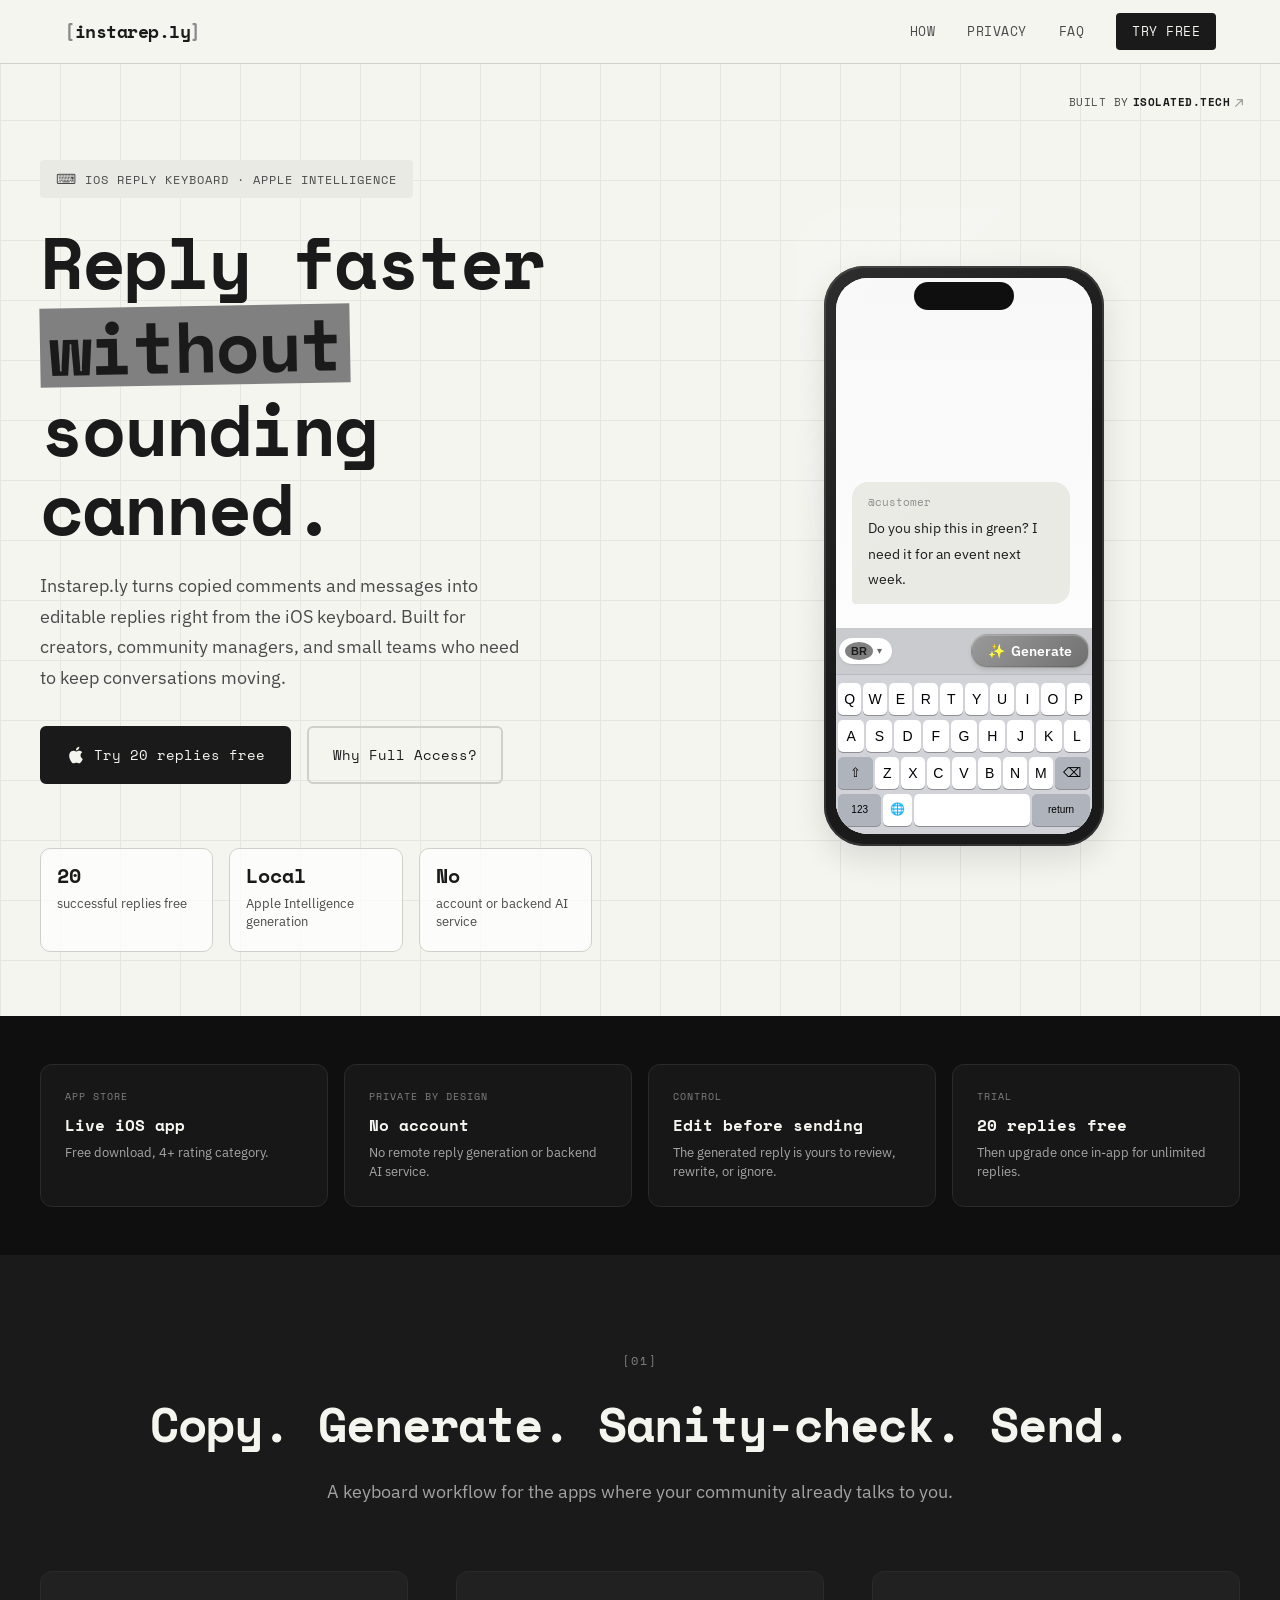
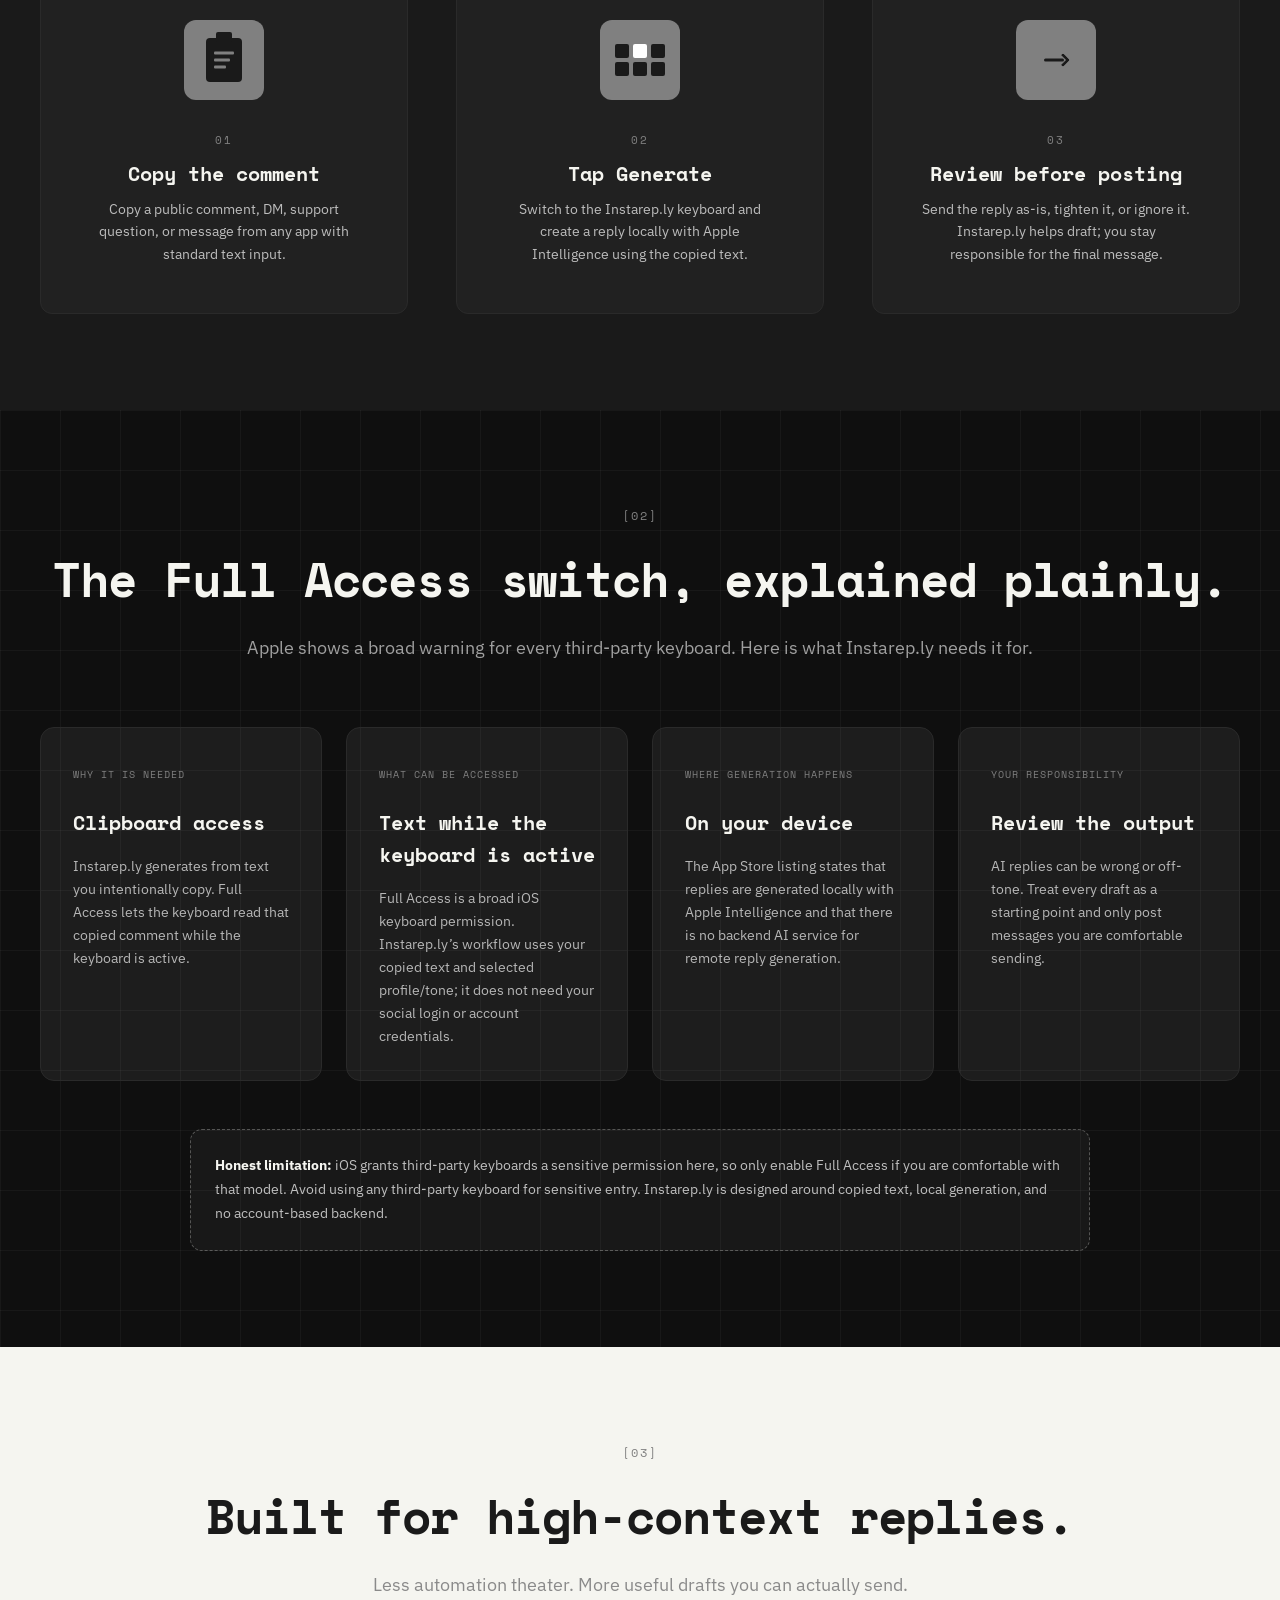
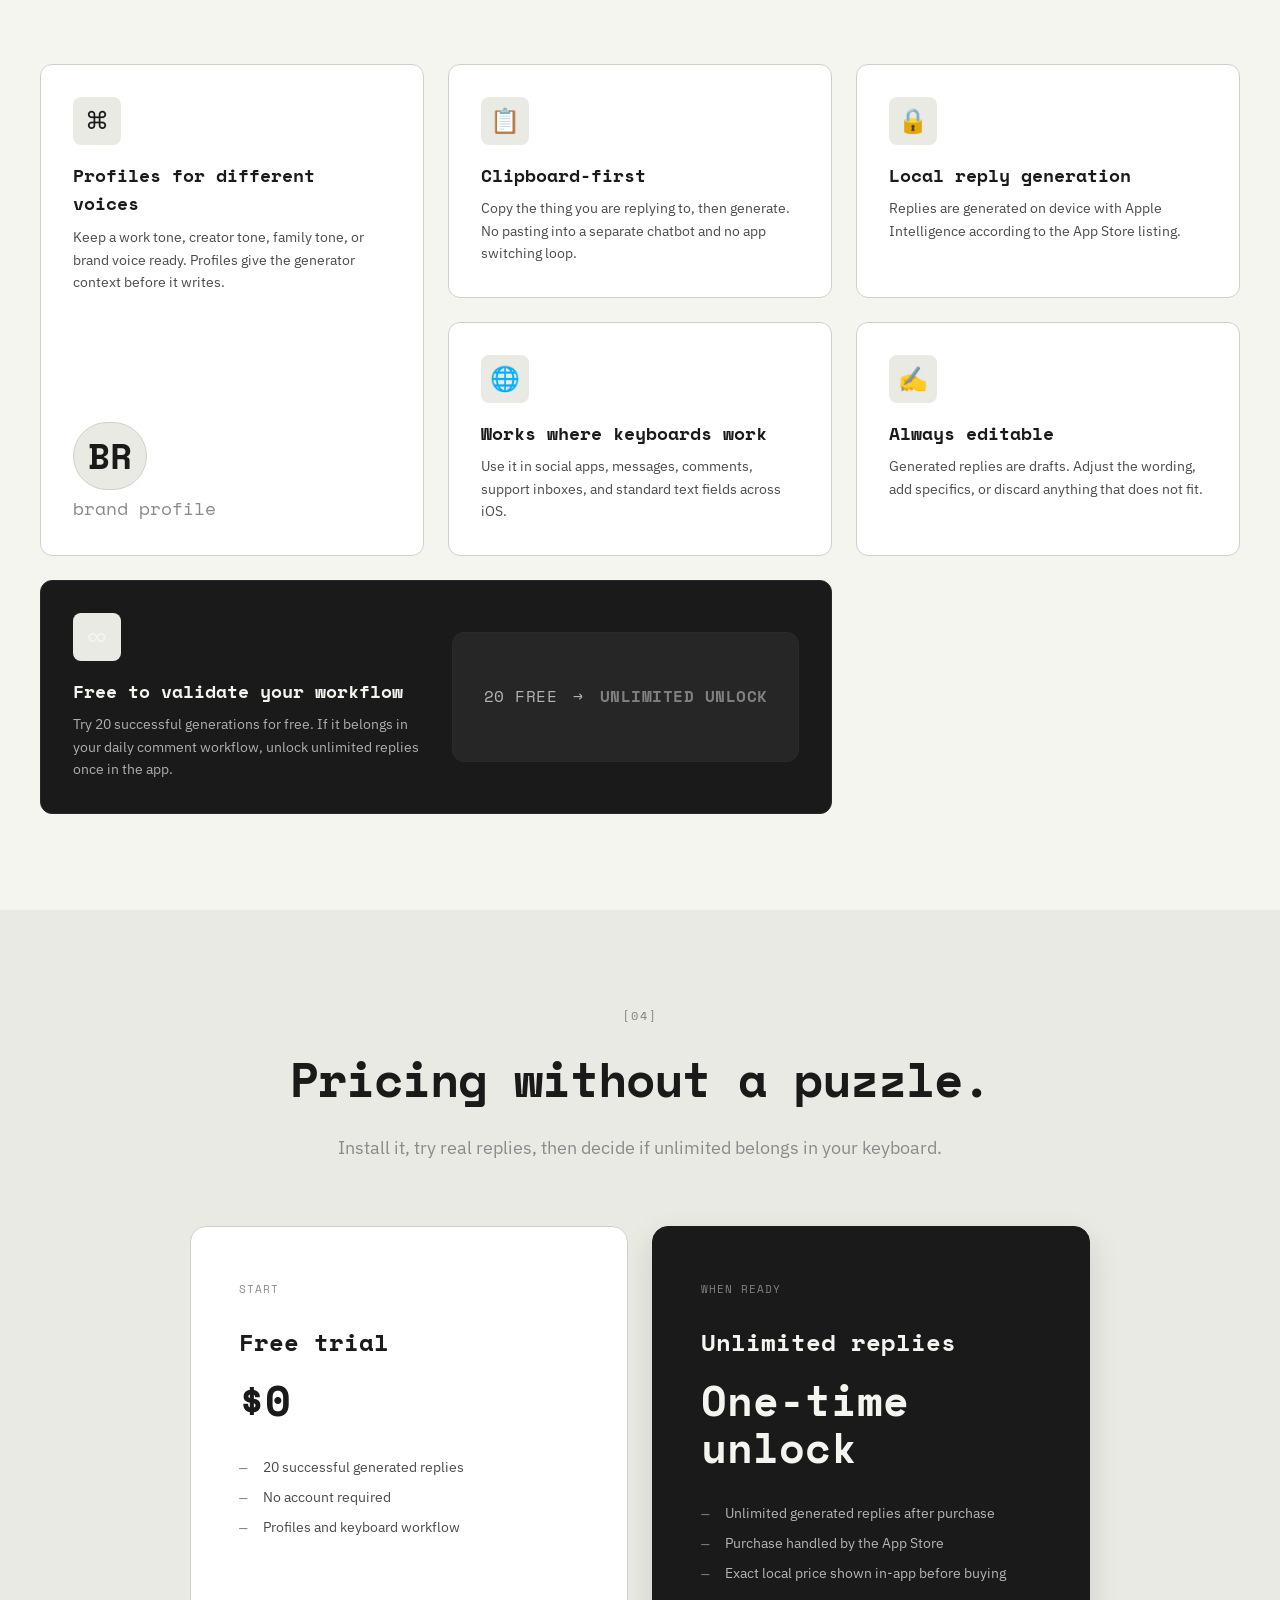
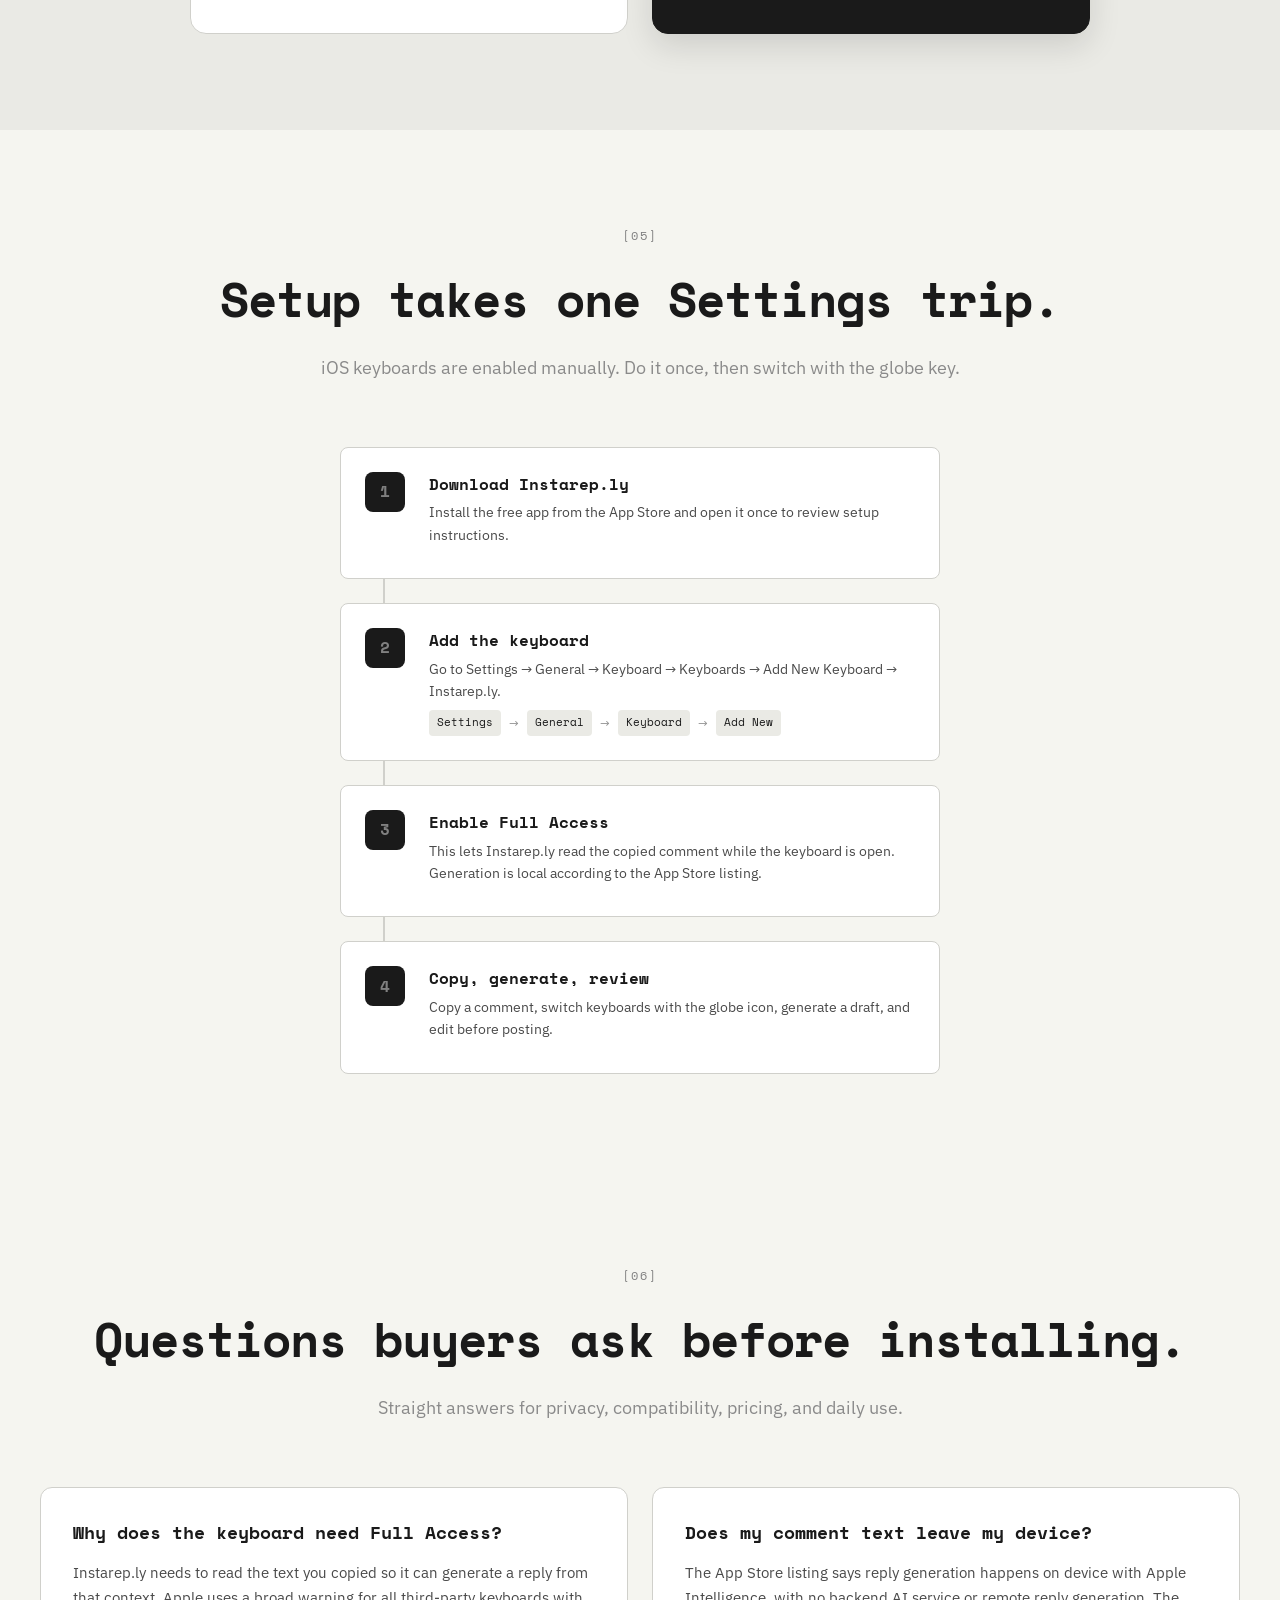
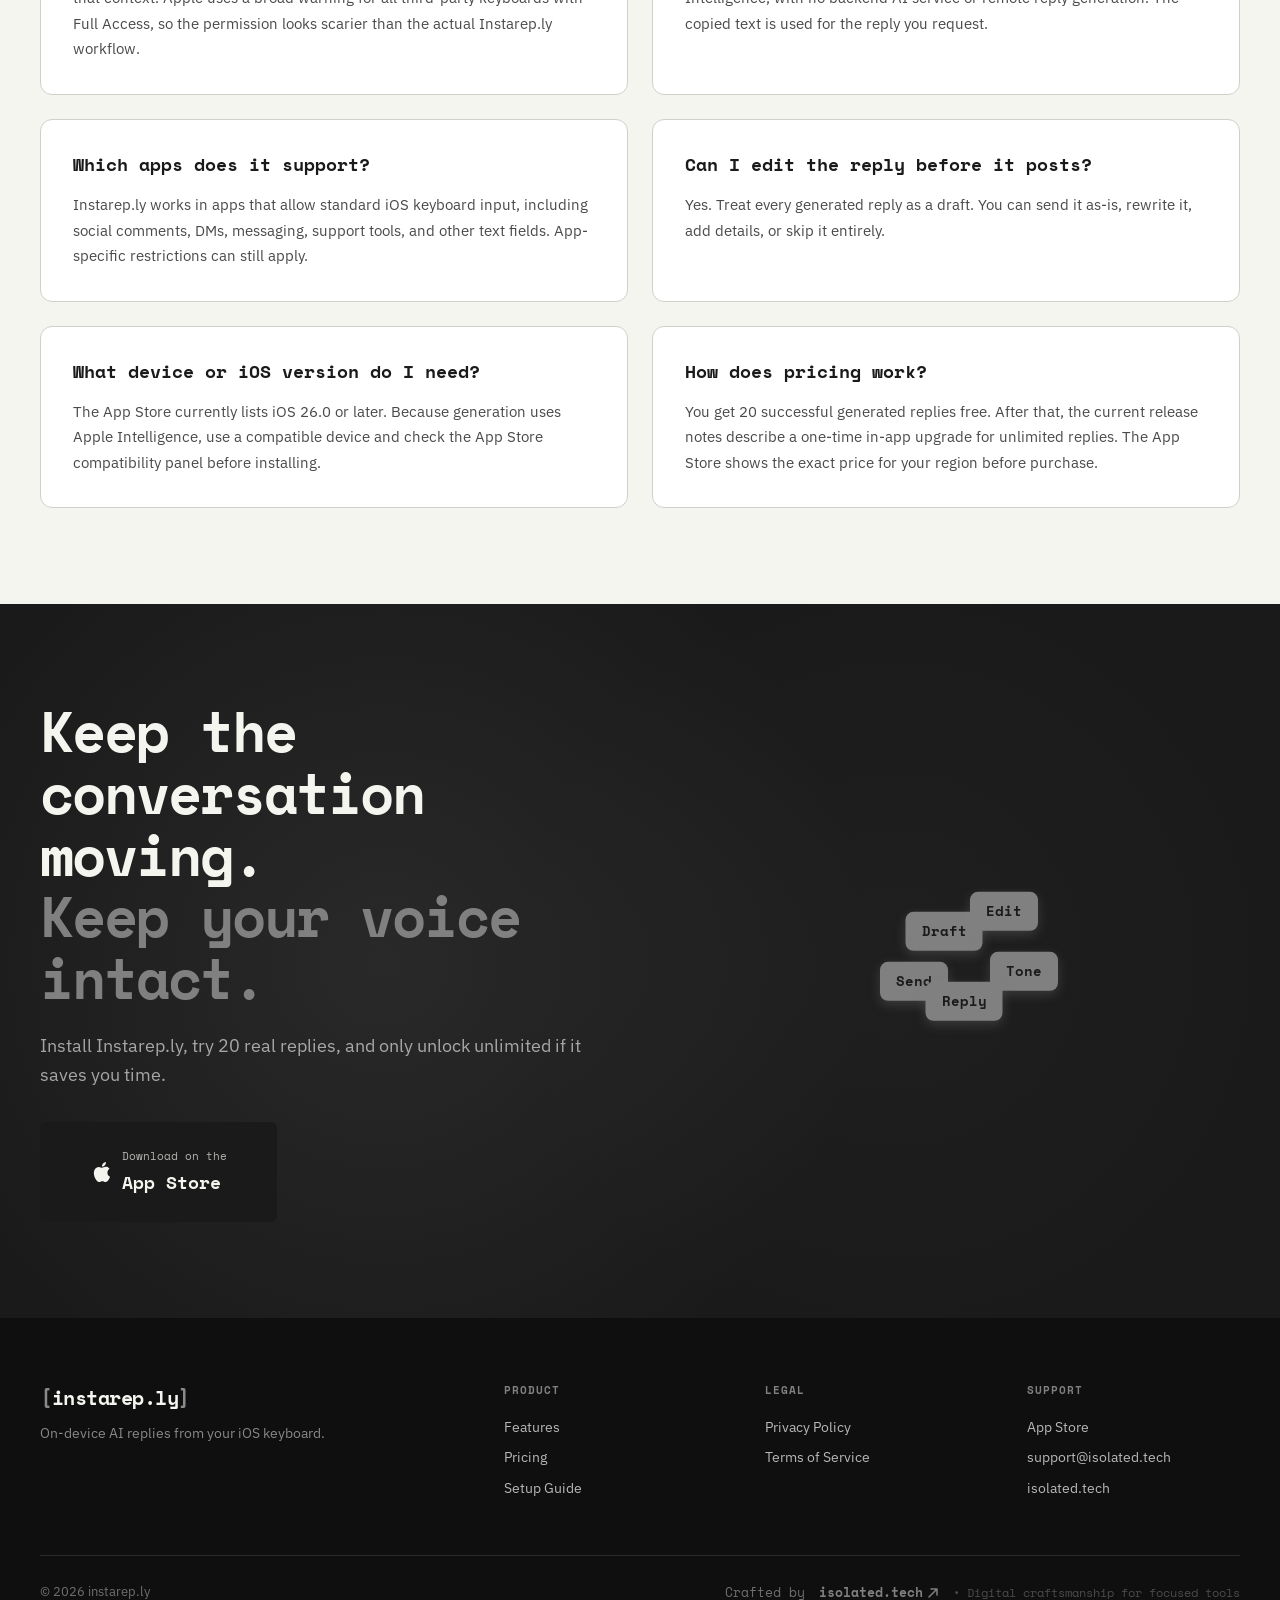
<file: index.html>
<!DOCTYPE html>
<html lang="en">
<head>
    <meta charset="UTF-8">
    <meta name="viewport" content="width=device-width, initial-scale=1.0">
    <title>Instarep.ly — AI Reply Keyboard for Creators</title>
    <meta name="description" content="Instarep.ly is an iOS AI reply keyboard for creators and community managers. Try 20 replies free, generate on device with Apple Intelligence, and edit before sending.">
    <link rel="canonical" href="https://instareply.isolated.tech/">

    <meta property="og:type" content="website">
    <meta property="og:url" content="https://instareply.isolated.tech/">
    <meta property="og:title" content="Instarep.ly — AI Reply Keyboard for Creators">
    <meta property="og:description" content="Copy a comment, open the keyboard, generate a local Apple Intelligence reply, then edit and send. 20 replies free.">
    <meta property="og:image" content="https://instareply.isolated.tech/favicon-192x192.png">
    <meta name="twitter:card" content="summary">
    <meta name="twitter:title" content="Instarep.ly — AI Reply Keyboard for Creators">
    <meta name="twitter:description" content="An iOS keyboard for thoughtful replies in any app. On-device generation, no account, 20 replies free.">
    <meta name="twitter:image" content="https://instareply.isolated.tech/favicon-192x192.png">

    <link rel="icon" href="favicon.ico" sizes="any">
    <link rel="icon" type="image/png" sizes="32x32" href="favicon-32x32.png">
    <link rel="icon" type="image/png" sizes="16x16" href="favicon-16x16.png">
    <link rel="icon" type="image/png" sizes="192x192" href="favicon-192x192.png">
    <link rel="apple-touch-icon" sizes="180x180" href="apple-touch-icon.png">

    <link rel="preconnect" href="https://fonts.googleapis.com">
    <link rel="preconnect" href="https://fonts.gstatic.com" crossorigin>
    <link href="https://fonts.googleapis.com/css2?family=IBM+Plex+Sans:wght@400;500;600;700&family=Space+Mono:wght@400;700&display=swap" rel="stylesheet">

    <link rel="stylesheet" href="/styles.css?v=20260612-2049">

    <script type="application/ld+json">
    {
      "@context": "https://schema.org",
      "@type": "SoftwareApplication",
      "name": "Instarep.ly",
      "applicationCategory": "ProductivityApplication",
      "operatingSystem": "iOS 26.0 or later",
      "url": "https://instareply.isolated.tech/",
      "downloadUrl": "https://apps.apple.com/us/app/instarep-ly/id6754865693",
      "description": "An iOS custom keyboard that generates editable replies from copied comments using on-device Apple Intelligence.",
      "author": {
        "@type": "Person",
        "name": "Cody Russell Bontecou"
      },
      "publisher": {
        "@type": "Organization",
        "name": "isolated.tech",
        "url": "https://isolated.tech"
      },
      "offers": {
        "@type": "Offer",
        "price": "0",
        "priceCurrency": "USD",
        "description": "Free download with 20 successful generated replies; one-time in-app unlock for unlimited replies. Exact price is shown in the App Store."
      }
    }
    </script>
</head>
<body>
    <div class="cursor-glow" id="cursorGlow"></div>

    <nav class="nav" aria-label="Primary navigation">
        <div class="nav-inner">
            <a href="/" class="logo" aria-label="Instarep.ly home">
                <span class="logo-bracket">[</span>instarep.ly<span class="logo-bracket">]</span>
            </a>
            <div class="nav-links">
                <a href="#how-it-works">How</a>
                <a href="#full-access">Privacy</a>
                <a href="#faq">FAQ</a>
                <a href="#download" class="nav-cta">Try free</a>
            </div>
        </div>
    </nav>

    <main>
        <section class="hero">
            <a href="https://isolated.tech" target="_blank" rel="noopener" class="agency-badge">
                <span class="badge-text">Built by</span>
                <span class="badge-name">isolated.tech</span>
                <svg class="badge-arrow" width="10" height="10" viewBox="0 0 12 12" fill="none" aria-hidden="true">
                    <path d="M2 10L10 2M10 2H4M10 2V8" stroke="currentColor" stroke-width="1.5" stroke-linecap="round" stroke-linejoin="round"/>
                </svg>
            </a>

            <div class="hero-grid">
                <div class="hero-content">
                    <div class="hero-tag">
                        <span class="tag-key">⌨</span>
                        <span>iOS reply keyboard · Apple Intelligence</span>
                    </div>
                    <h1 class="hero-title">
                        <span class="title-line">Reply faster</span>
                        <span class="title-line accent">without</span>
                        <span class="title-line">sounding canned.</span>
                    </h1>
                    <p class="hero-subtitle">
                        Instarep.ly turns copied comments and messages into editable replies right from the iOS keyboard. Built for creators, community managers, and small teams who need to keep conversations moving.
                    </p>
                    <div class="hero-actions">
                        <a href="https://apps.apple.com/us/app/instarep-ly/id6754865693" class="btn btn-primary">
                            <span class="btn-icon" aria-hidden="true">
                                <svg width="20" height="20" viewBox="0 0 24 24" fill="currentColor">
                                    <path d="M18.71 19.5c-.83 1.24-1.71 2.45-3.05 2.47-1.34.03-1.77-.79-3.29-.79-1.53 0-2 .77-3.27.82-1.31.05-2.3-1.32-3.14-2.53C4.25 17 2.94 12.45 4.7 9.39c.87-1.52 2.43-2.48 4.12-2.51 1.28-.02 2.5.87 3.29.87.78 0 2.26-1.07 3.81-.91.65.03 2.47.26 3.64 1.98-.09.06-2.17 1.28-2.15 3.81.03 3.02 2.65 4.03 2.68 4.04-.03.07-.42 1.44-1.38 2.83M13 3.5c.73-.83 1.94-1.46 2.94-1.5.13 1.17-.34 2.35-1.04 3.19-.69.85-1.83 1.51-2.95 1.42-.15-1.15.41-2.35 1.05-3.11z"/>
                                </svg>
                            </span>
                            <span>Try 20 replies free</span>
                        </a>
                        <a href="#full-access" class="btn btn-secondary">Why Full Access?</a>
                    </div>
                    <div class="hero-points" aria-label="Product facts">
                        <div class="point">
                            <span class="point-label">20</span>
                            <span class="point-copy">successful replies free</span>
                        </div>
                        <div class="point">
                            <span class="point-label">Local</span>
                            <span class="point-copy">Apple Intelligence generation</span>
                        </div>
                        <div class="point">
                            <span class="point-label">No</span>
                            <span class="point-copy">account or backend AI service</span>
                        </div>
                    </div>
                </div>

                <div class="hero-visual" aria-label="Instarep.ly keyboard preview">
                    <div class="phone-mockup">
                        <div class="phone-frame">
                            <div class="phone-notch"></div>
                            <div class="phone-screen">
                                <div class="app-demo">
                                    <div class="messages-container">
                                        <div class="comment-bubble incoming">
                                            <span class="comment-user">@customer</span>
                                            <span class="comment-text">Do you ship this in green? I need it for an event next week.</span>
                                        </div>
                                    </div>
                                    <div class="keyboard-area">
                                        <div class="keyboard-toolbar">
                                            <button class="profile-selector" type="button">
                                                <span class="profile-avatar">BR</span>
                                                <span class="profile-dropdown">▾</span>
                                            </button>
                                            <button class="generate-btn" type="button">
                                                <span class="generate-icon">✨</span>
                                                <span>Generate</span>
                                            </button>
                                        </div>
                                        <div class="ios-keyboard" aria-hidden="true">
                                            <div class="keyboard-row">
                                                <span class="key">Q</span><span class="key">W</span><span class="key">E</span><span class="key">R</span><span class="key">T</span><span class="key">Y</span><span class="key">U</span><span class="key">I</span><span class="key">O</span><span class="key">P</span>
                                            </div>
                                            <div class="keyboard-row">
                                                <span class="key">A</span><span class="key">S</span><span class="key">D</span><span class="key">F</span><span class="key">G</span><span class="key">H</span><span class="key">J</span><span class="key">K</span><span class="key">L</span>
                                            </div>
                                            <div class="keyboard-row">
                                                <span class="key key-shift">⇧</span><span class="key">Z</span><span class="key">X</span><span class="key">C</span><span class="key">V</span><span class="key">B</span><span class="key">N</span><span class="key">M</span><span class="key key-delete">⌫</span>
                                            </div>
                                            <div class="keyboard-row keyboard-bottom">
                                                <span class="key key-special">123</span><span class="key key-globe">🌐</span><span class="key key-space"></span><span class="key key-return">return</span>
                                            </div>
                                        </div>
                                    </div>
                                </div>
                            </div>
                        </div>
                        <div class="phone-reflection"></div>
                    </div>
                </div>
            </div>
        </section>

        <section class="trust-strip" aria-label="Trust facts">
            <div class="trust-grid">
                <div class="trust-item">
                    <span class="trust-kicker">App Store</span>
                    <strong>Live iOS app</strong>
                    <span>Free download, 4+ rating category.</span>
                </div>
                <div class="trust-item">
                    <span class="trust-kicker">Private by design</span>
                    <strong>No account</strong>
                    <span>No remote reply generation or backend AI service.</span>
                </div>
                <div class="trust-item">
                    <span class="trust-kicker">Control</span>
                    <strong>Edit before sending</strong>
                    <span>The generated reply is yours to review, rewrite, or ignore.</span>
                </div>
                <div class="trust-item">
                    <span class="trust-kicker">Trial</span>
                    <strong>20 replies free</strong>
                    <span>Then upgrade once in-app for unlimited replies.</span>
                </div>
            </div>
        </section>

        <section class="how-it-works" id="how-it-works">
            <div class="section-header">
                <span class="section-tag">[01]</span>
                <h2 class="section-title">Copy. Generate. Sanity-check. Send.</h2>
                <p class="section-subtitle">A keyboard workflow for the apps where your community already talks to you.</p>
            </div>

            <div class="steps-grid">
                <div class="step" data-step="01">
                    <div class="step-visual">
                        <div class="step-icon">
                            <div class="icon-clipboard">
                                <div class="clipboard-board"></div>
                                <div class="clipboard-lines"><span></span><span></span><span></span></div>
                            </div>
                        </div>
                    </div>
                    <div class="step-content">
                        <span class="step-number">01</span>
                        <h3 class="step-title">Copy the comment</h3>
                        <p class="step-desc">Copy a public comment, DM, support question, or message from any app with standard text input.</p>
                    </div>
                </div>

                <div class="step" data-step="02">
                    <div class="step-visual">
                        <div class="step-icon">
                            <div class="icon-keyboard">
                                <div class="key-row"><span class="mini-key"></span><span class="mini-key active"></span><span class="mini-key"></span></div>
                                <div class="key-row"><span class="mini-key"></span><span class="mini-key"></span><span class="mini-key"></span></div>
                            </div>
                        </div>
                    </div>
                    <div class="step-content">
                        <span class="step-number">02</span>
                        <h3 class="step-title">Tap Generate</h3>
                        <p class="step-desc">Switch to the Instarep.ly keyboard and create a reply locally with Apple Intelligence using the copied text.</p>
                    </div>
                </div>

                <div class="step" data-step="03">
                    <div class="step-visual">
                        <div class="step-icon">
                            <div class="icon-send">
                                <div class="send-arrow"><span class="arrow-line"></span><span class="arrow-head"></span></div>
                                <div class="send-rings"><span></span><span></span><span></span></div>
                            </div>
                        </div>
                    </div>
                    <div class="step-content">
                        <span class="step-number">03</span>
                        <h3 class="step-title">Review before posting</h3>
                        <p class="step-desc">Send the reply as-is, tighten it, or ignore it. Instarep.ly helps draft; you stay responsible for the final message.</p>
                    </div>
                </div>
            </div>
        </section>

        <section class="full-access" id="full-access">
            <div class="section-header">
                <span class="section-tag">[02]</span>
                <h2 class="section-title">The Full Access switch, explained plainly.</h2>
                <p class="section-subtitle">Apple shows a broad warning for every third-party keyboard. Here is what Instarep.ly needs it for.</p>
            </div>

            <div class="access-grid">
                <div class="access-card">
                    <span class="access-label">Why it is needed</span>
                    <h3>Clipboard access</h3>
                    <p>Instarep.ly generates from text you intentionally copy. Full Access lets the keyboard read that copied comment while the keyboard is active.</p>
                </div>
                <div class="access-card">
                    <span class="access-label">What can be accessed</span>
                    <h3>Text while the keyboard is active</h3>
                    <p>Full Access is a broad iOS keyboard permission. Instarep.ly’s workflow uses your copied text and selected profile/tone; it does not need your social login or account credentials.</p>
                </div>
                <div class="access-card">
                    <span class="access-label">Where generation happens</span>
                    <h3>On your device</h3>
                    <p>The App Store listing states that replies are generated locally with Apple Intelligence and that there is no backend AI service for remote reply generation.</p>
                </div>
                <div class="access-card">
                    <span class="access-label">Your responsibility</span>
                    <h3>Review the output</h3>
                    <p>AI replies can be wrong or off-tone. Treat every draft as a starting point and only post messages you are comfortable sending.</p>
                </div>
            </div>

            <div class="access-note">
                <strong>Honest limitation:</strong> iOS grants third-party keyboards a sensitive permission here, so only enable Full Access if you are comfortable with that model. Avoid using any third-party keyboard for sensitive entry. Instarep.ly is designed around copied text, local generation, and no account-based backend.
            </div>
        </section>

        <section class="features" id="features">
            <div class="section-header">
                <span class="section-tag">[03]</span>
                <h2 class="section-title">Built for high-context replies.</h2>
                <p class="section-subtitle">Less automation theater. More useful drafts you can actually send.</p>
            </div>

            <div class="features-grid">
                <div class="feature-card feature-large">
                    <div class="feature-icon"><span class="icon-char">⌘</span></div>
                    <h3 class="feature-title">Profiles for different voices</h3>
                    <p class="feature-desc">Keep a work tone, creator tone, family tone, or brand voice ready. Profiles give the generator context before it writes.</p>
                    <div class="feature-metric feature-wordmark">
                        <span class="metric-value">BR</span>
                        <span class="metric-unit">brand profile</span>
                    </div>
                </div>

                <div class="feature-card">
                    <div class="feature-icon"><span class="icon-char">📋</span></div>
                    <h3 class="feature-title">Clipboard-first</h3>
                    <p class="feature-desc">Copy the thing you are replying to, then generate. No pasting into a separate chatbot and no app switching loop.</p>
                </div>

                <div class="feature-card">
                    <div class="feature-icon"><span class="icon-char">🔒</span></div>
                    <h3 class="feature-title">Local reply generation</h3>
                    <p class="feature-desc">Replies are generated on device with Apple Intelligence according to the App Store listing.</p>
                </div>

                <div class="feature-card">
                    <div class="feature-icon"><span class="icon-char">🌐</span></div>
                    <h3 class="feature-title">Works where keyboards work</h3>
                    <p class="feature-desc">Use it in social apps, messages, comments, support inboxes, and standard text fields across iOS.</p>
                </div>

                <div class="feature-card">
                    <div class="feature-icon"><span class="icon-char">✍</span></div>
                    <h3 class="feature-title">Always editable</h3>
                    <p class="feature-desc">Generated replies are drafts. Adjust the wording, add specifics, or discard anything that does not fit.</p>
                </div>

                <div class="feature-card feature-wide pricing-preview">
                    <div class="feature-content">
                        <div class="feature-icon"><span class="icon-char">∞</span></div>
                        <h3 class="feature-title">Free to validate your workflow</h3>
                        <p class="feature-desc">Try 20 successful generations for free. If it belongs in your daily comment workflow, unlock unlimited replies once in the app.</p>
                    </div>
                    <div class="mini-offer">
                        <span>20 free</span>
                        <span>→</span>
                        <strong>unlimited unlock</strong>
                    </div>
                </div>
            </div>
        </section>

        <section class="pricing" id="pricing">
            <div class="section-header">
                <span class="section-tag">[04]</span>
                <h2 class="section-title">Pricing without a puzzle.</h2>
                <p class="section-subtitle">Install it, try real replies, then decide if unlimited belongs in your keyboard.</p>
            </div>

            <div class="pricing-grid">
                <div class="pricing-card">
                    <span class="price-label">Start</span>
                    <h3>Free trial</h3>
                    <div class="price-value">$0</div>
                    <ul class="pricing-list">
                        <li>20 successful generated replies</li>
                        <li>No account required</li>
                        <li>Profiles and keyboard workflow</li>
                    </ul>
                </div>
                <div class="pricing-card featured">
                    <span class="price-label">When ready</span>
                    <h3>Unlimited replies</h3>
                    <div class="price-value">One-time unlock</div>
                    <ul class="pricing-list">
                        <li>Unlimited generated replies after purchase</li>
                        <li>Purchase handled by the App Store</li>
                        <li>Exact local price shown in-app before buying</li>
                    </ul>
                </div>
            </div>
        </section>

        <section class="setup-guide" id="setup">
            <div class="section-header">
                <span class="section-tag">[05]</span>
                <h2 class="section-title">Setup takes one Settings trip.</h2>
                <p class="section-subtitle">iOS keyboards are enabled manually. Do it once, then switch with the globe key.</p>
            </div>

            <div class="setup-steps">
                <div class="setup-step">
                    <div class="setup-number">1</div>
                    <div class="setup-content">
                        <h4>Download Instarep.ly</h4>
                        <p>Install the free app from the App Store and open it once to review setup instructions.</p>
                    </div>
                </div>
                <div class="setup-connector"></div>
                <div class="setup-step">
                    <div class="setup-number">2</div>
                    <div class="setup-content">
                        <h4>Add the keyboard</h4>
                        <p>Go to Settings → General → Keyboard → Keyboards → Add New Keyboard → Instarep.ly.</p>
                        <div class="setup-path"><code>Settings</code><span>→</span><code>General</code><span>→</span><code>Keyboard</code><span>→</span><code>Add New</code></div>
                    </div>
                </div>
                <div class="setup-connector"></div>
                <div class="setup-step">
                    <div class="setup-number">3</div>
                    <div class="setup-content">
                        <h4>Enable Full Access</h4>
                        <p>This lets Instarep.ly read the copied comment while the keyboard is open. Generation is local according to the App Store listing.</p>
                    </div>
                </div>
                <div class="setup-connector"></div>
                <div class="setup-step">
                    <div class="setup-number">4</div>
                    <div class="setup-content">
                        <h4>Copy, generate, review</h4>
                        <p>Copy a comment, switch keyboards with the globe icon, generate a draft, and edit before posting.</p>
                    </div>
                </div>
            </div>
        </section>

        <section class="faq" id="faq">
            <div class="section-header">
                <span class="section-tag">[06]</span>
                <h2 class="section-title">Questions buyers ask before installing.</h2>
                <p class="section-subtitle">Straight answers for privacy, compatibility, pricing, and daily use.</p>
            </div>

            <div class="faq-grid">
                <article class="faq-item">
                    <h3>Why does the keyboard need Full Access?</h3>
                    <p>Instarep.ly needs to read the text you copied so it can generate a reply from that context. Apple uses a broad warning for all third-party keyboards with Full Access, so the permission looks scarier than the actual Instarep.ly workflow.</p>
                </article>
                <article class="faq-item">
                    <h3>Does my comment text leave my device?</h3>
                    <p>The App Store listing says reply generation happens on device with Apple Intelligence, with no backend AI service or remote reply generation. The copied text is used for the reply you request.</p>
                </article>
                <article class="faq-item">
                    <h3>Which apps does it support?</h3>
                    <p>Instarep.ly works in apps that allow standard iOS keyboard input, including social comments, DMs, messaging, support tools, and other text fields. App-specific restrictions can still apply.</p>
                </article>
                <article class="faq-item">
                    <h3>Can I edit the reply before it posts?</h3>
                    <p>Yes. Treat every generated reply as a draft. You can send it as-is, rewrite it, add details, or skip it entirely.</p>
                </article>
                <article class="faq-item">
                    <h3>What device or iOS version do I need?</h3>
                    <p>The App Store currently lists iOS 26.0 or later. Because generation uses Apple Intelligence, use a compatible device and check the App Store compatibility panel before installing.</p>
                </article>
                <article class="faq-item">
                    <h3>How does pricing work?</h3>
                    <p>You get 20 successful generated replies free. After that, the current release notes describe a one-time in-app upgrade for unlimited replies. The App Store shows the exact price for your region before purchase.</p>
                </article>
            </div>
        </section>

        <section class="cta-section" id="download">
            <div class="cta-inner">
                <div class="cta-content">
                    <h2 class="cta-title">
                        <span class="cta-line">Keep the conversation moving.</span>
                        <span class="cta-line">Keep your voice intact.</span>
                    </h2>
                    <p class="cta-subtitle">Install Instarep.ly, try 20 real replies, and only unlock unlimited if it saves you time.</p>
                    <a href="https://apps.apple.com/us/app/instarep-ly/id6754865693" class="btn btn-primary btn-large">
                        <span class="btn-icon" aria-hidden="true">
                            <svg width="24" height="24" viewBox="0 0 24 24" fill="currentColor">
                                <path d="M18.71 19.5c-.83 1.24-1.71 2.45-3.05 2.47-1.34.03-1.77-.79-3.29-.79-1.53 0-2 .77-3.27.82-1.31.05-2.3-1.32-3.14-2.53C4.25 17 2.94 12.45 4.7 9.39c.87-1.52 2.43-2.48 4.12-2.51 1.28-.02 2.5.87 3.29.87.78 0 2.26-1.07 3.81-.91.65.03 2.47.26 3.64 1.98-.09.06-2.17 1.28-2.15 3.81.03 3.02 2.65 4.03 2.68 4.04-.03.07-.42 1.44-1.38 2.83M13 3.5c.73-.83 1.94-1.46 2.94-1.5.13 1.17-.34 2.35-1.04 3.19-.69.85-1.83 1.51-2.95 1.42-.15-1.15.41-2.35 1.05-3.11z"/>
                            </svg>
                        </span>
                        <span class="btn-text"><span class="btn-small">Download on the</span><span class="btn-main">App Store</span></span>
                    </a>
                </div>
                <div class="cta-keyboard" aria-hidden="true">
                    <div class="floating-keys">
                        <span class="floating-key" style="--delay: 0s; --x: -20px; --y: -30px;">Draft</span>
                        <span class="floating-key" style="--delay: 0.5s; --x: 40px; --y: -50px;">Edit</span>
                        <span class="floating-key" style="--delay: 1s; --x: -50px; --y: 20px;">Send</span>
                        <span class="floating-key" style="--delay: 1.5s; --x: 60px; --y: 10px;">Tone</span>
                        <span class="floating-key" style="--delay: 2s; --x: 0px; --y: 40px;">Reply</span>
                    </div>
                </div>
            </div>
        </section>
    </main>

    <footer class="footer">
        <div class="footer-inner">
            <div class="footer-brand">
                <span class="logo"><span class="logo-bracket">[</span>instarep.ly<span class="logo-bracket">]</span></span>
                <p class="footer-tagline">On-device AI replies from your iOS keyboard.</p>
            </div>
            <div class="footer-links">
                <div class="footer-col">
                    <h5>Product</h5>
                    <a href="#features">Features</a>
                    <a href="#pricing">Pricing</a>
                    <a href="#setup">Setup Guide</a>
                </div>
                <div class="footer-col">
                    <h5>Legal</h5>
                    <a href="/privacy/">Privacy Policy</a>
                    <a href="/terms/">Terms of Service</a>
                </div>
                <div class="footer-col">
                    <h5>Support</h5>
                    <a href="https://apps.apple.com/us/app/instarep-ly/id6754865693">App Store</a>
                    <a href="mailto:support@isolated.tech?subject=Instarep.ly%20support">support@isolated.tech</a>
                    <a href="https://isolated.tech" target="_blank" rel="noopener">isolated.tech</a>
                </div>
            </div>
        </div>
        <div class="footer-bottom">
            <span>© 2026 instarep.ly</span>
            <div class="agency-credit">
                <span class="credit-text">Crafted by</span>
                <a href="https://isolated.tech" target="_blank" rel="noopener" class="agency-link">
                    <span class="agency-name">isolated.tech</span>
                    <svg class="agency-arrow" width="12" height="12" viewBox="0 0 12 12" fill="none" aria-hidden="true">
                        <path d="M2 10L10 2M10 2H4M10 2V8" stroke="currentColor" stroke-width="1.5" stroke-linecap="round" stroke-linejoin="round"/>
                    </svg>
                </a>
                <span class="credit-tagline">• Digital craftsmanship for focused tools</span>
            </div>
        </div>
    </footer>

    <script src="/script.js?v=20260612-2049"></script>
</body>
</html>
</file>
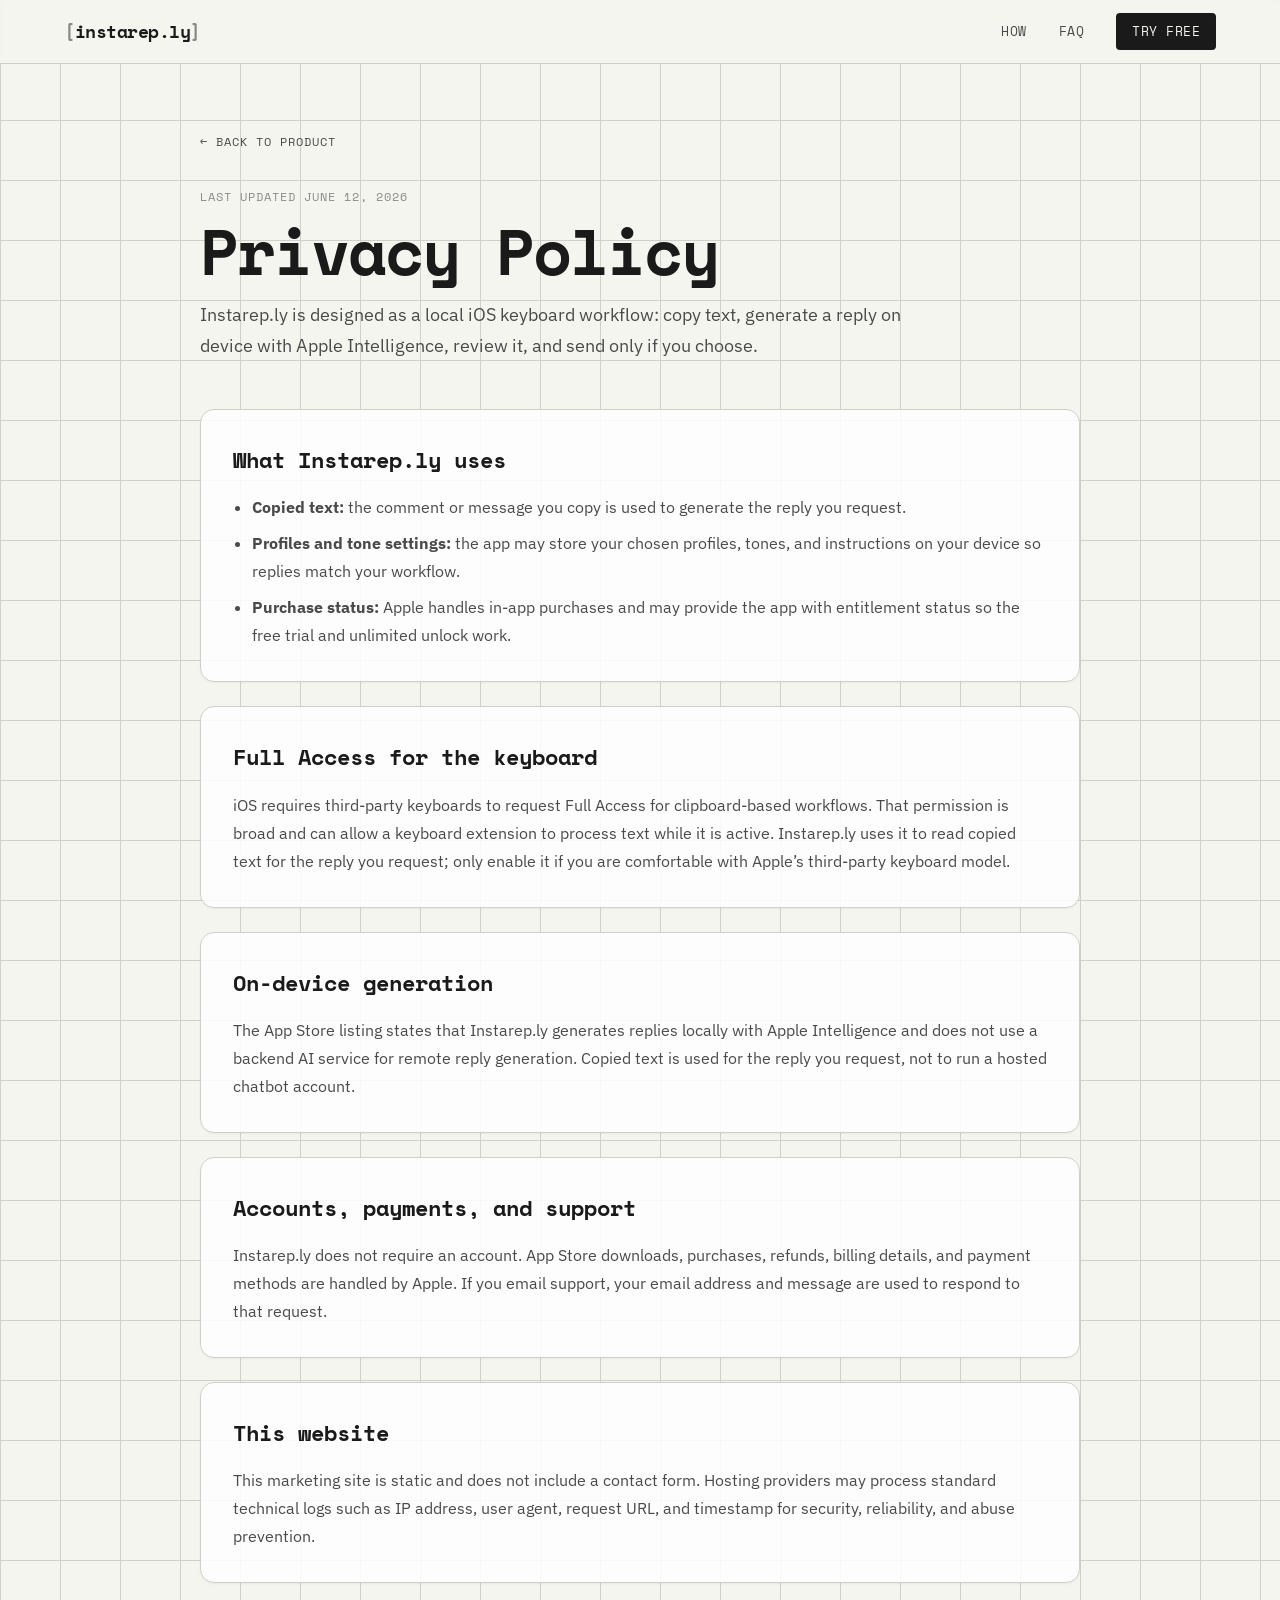
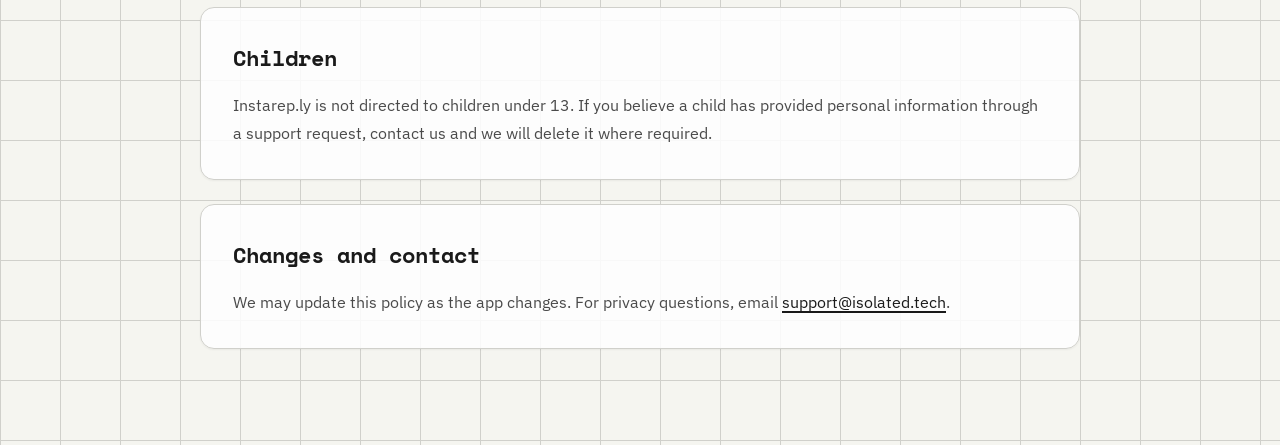
<file: privacy/index.html>
<!DOCTYPE html>
<html lang="en">
<head>
    <meta charset="UTF-8">
    <meta name="viewport" content="width=device-width, initial-scale=1.0">
    <title>Privacy Policy — Instarep.ly</title>
    <meta name="description" content="Privacy policy for Instarep.ly, the on-device AI reply keyboard for iOS.">
    <link rel="canonical" href="https://instareply.isolated.tech/privacy/">
    <meta property="og:type" content="website">
    <meta property="og:url" content="https://instareply.isolated.tech/privacy/">
    <meta property="og:title" content="Privacy Policy — Instarep.ly">
    <meta property="og:description" content="How Instarep.ly handles copied text, Full Access, local reply generation, purchases, and support requests.">
    <meta name="twitter:card" content="summary">
    <meta name="twitter:title" content="Privacy Policy — Instarep.ly">
    <meta name="twitter:description" content="How Instarep.ly handles copied text, Full Access, local reply generation, purchases, and support requests.">
    <link rel="icon" href="/favicon.ico" sizes="any">
    <link rel="apple-touch-icon" sizes="180x180" href="/apple-touch-icon.png">
    <link rel="preconnect" href="https://fonts.googleapis.com">
    <link rel="preconnect" href="https://fonts.gstatic.com" crossorigin>
    <link href="https://fonts.googleapis.com/css2?family=IBM+Plex+Sans:wght@400;500;600;700&family=Space+Mono:wght@400;700&display=swap" rel="stylesheet">
    <link rel="stylesheet" href="/styles.css?v=20260612-2049">
</head>
<body>
    <nav class="nav" aria-label="Primary navigation">
        <div class="nav-inner">
            <a href="/" class="logo" aria-label="Instarep.ly home"><span class="logo-bracket">[</span>instarep.ly<span class="logo-bracket">]</span></a>
            <div class="nav-links">
                <a href="/#how-it-works">How</a>
                <a href="/#faq">FAQ</a>
                <a href="https://apps.apple.com/us/app/instarep-ly/id6754865693" class="nav-cta">Try free</a>
            </div>
        </div>
    </nav>

    <main class="legal-page">
        <div class="legal-shell">
            <a href="/" class="back-link">← Back to product</a>
            <header class="legal-header">
                <span class="legal-eyebrow">Last updated June 12, 2026</span>
                <h1 class="legal-title">Privacy Policy</h1>
                <p class="legal-summary">Instarep.ly is designed as a local iOS keyboard workflow: copy text, generate a reply on device with Apple Intelligence, review it, and send only if you choose.</p>
            </header>

            <div class="legal-content">
                <section class="legal-card">
                    <h2>What Instarep.ly uses</h2>
                    <ul>
                        <li><strong>Copied text:</strong> the comment or message you copy is used to generate the reply you request.</li>
                        <li><strong>Profiles and tone settings:</strong> the app may store your chosen profiles, tones, and instructions on your device so replies match your workflow.</li>
                        <li><strong>Purchase status:</strong> Apple handles in-app purchases and may provide the app with entitlement status so the free trial and unlimited unlock work.</li>
                    </ul>
                </section>

                <section class="legal-card">
                    <h2>Full Access for the keyboard</h2>
                    <p>iOS requires third-party keyboards to request Full Access for clipboard-based workflows. That permission is broad and can allow a keyboard extension to process text while it is active. Instarep.ly uses it to read copied text for the reply you request; only enable it if you are comfortable with Apple’s third-party keyboard model.</p>
                </section>

                <section class="legal-card">
                    <h2>On-device generation</h2>
                    <p>The App Store listing states that Instarep.ly generates replies locally with Apple Intelligence and does not use a backend AI service for remote reply generation. Copied text is used for the reply you request, not to run a hosted chatbot account.</p>
                </section>

                <section class="legal-card">
                    <h2>Accounts, payments, and support</h2>
                    <p>Instarep.ly does not require an account. App Store downloads, purchases, refunds, billing details, and payment methods are handled by Apple. If you email support, your email address and message are used to respond to that request.</p>
                </section>

                <section class="legal-card">
                    <h2>This website</h2>
                    <p>This marketing site is static and does not include a contact form. Hosting providers may process standard technical logs such as IP address, user agent, request URL, and timestamp for security, reliability, and abuse prevention.</p>
                </section>

                <section class="legal-card">
                    <h2>Children</h2>
                    <p>Instarep.ly is not directed to children under 13. If you believe a child has provided personal information through a support request, contact us and we will delete it where required.</p>
                </section>

                <section class="legal-card">
                    <h2>Changes and contact</h2>
                    <p>We may update this policy as the app changes. For privacy questions, email <a href="mailto:support@isolated.tech?subject=Instarep.ly%20privacy">support@isolated.tech</a>.</p>
                </section>
            </div>
        </div>
    </main>
</body>
</html>
</file>
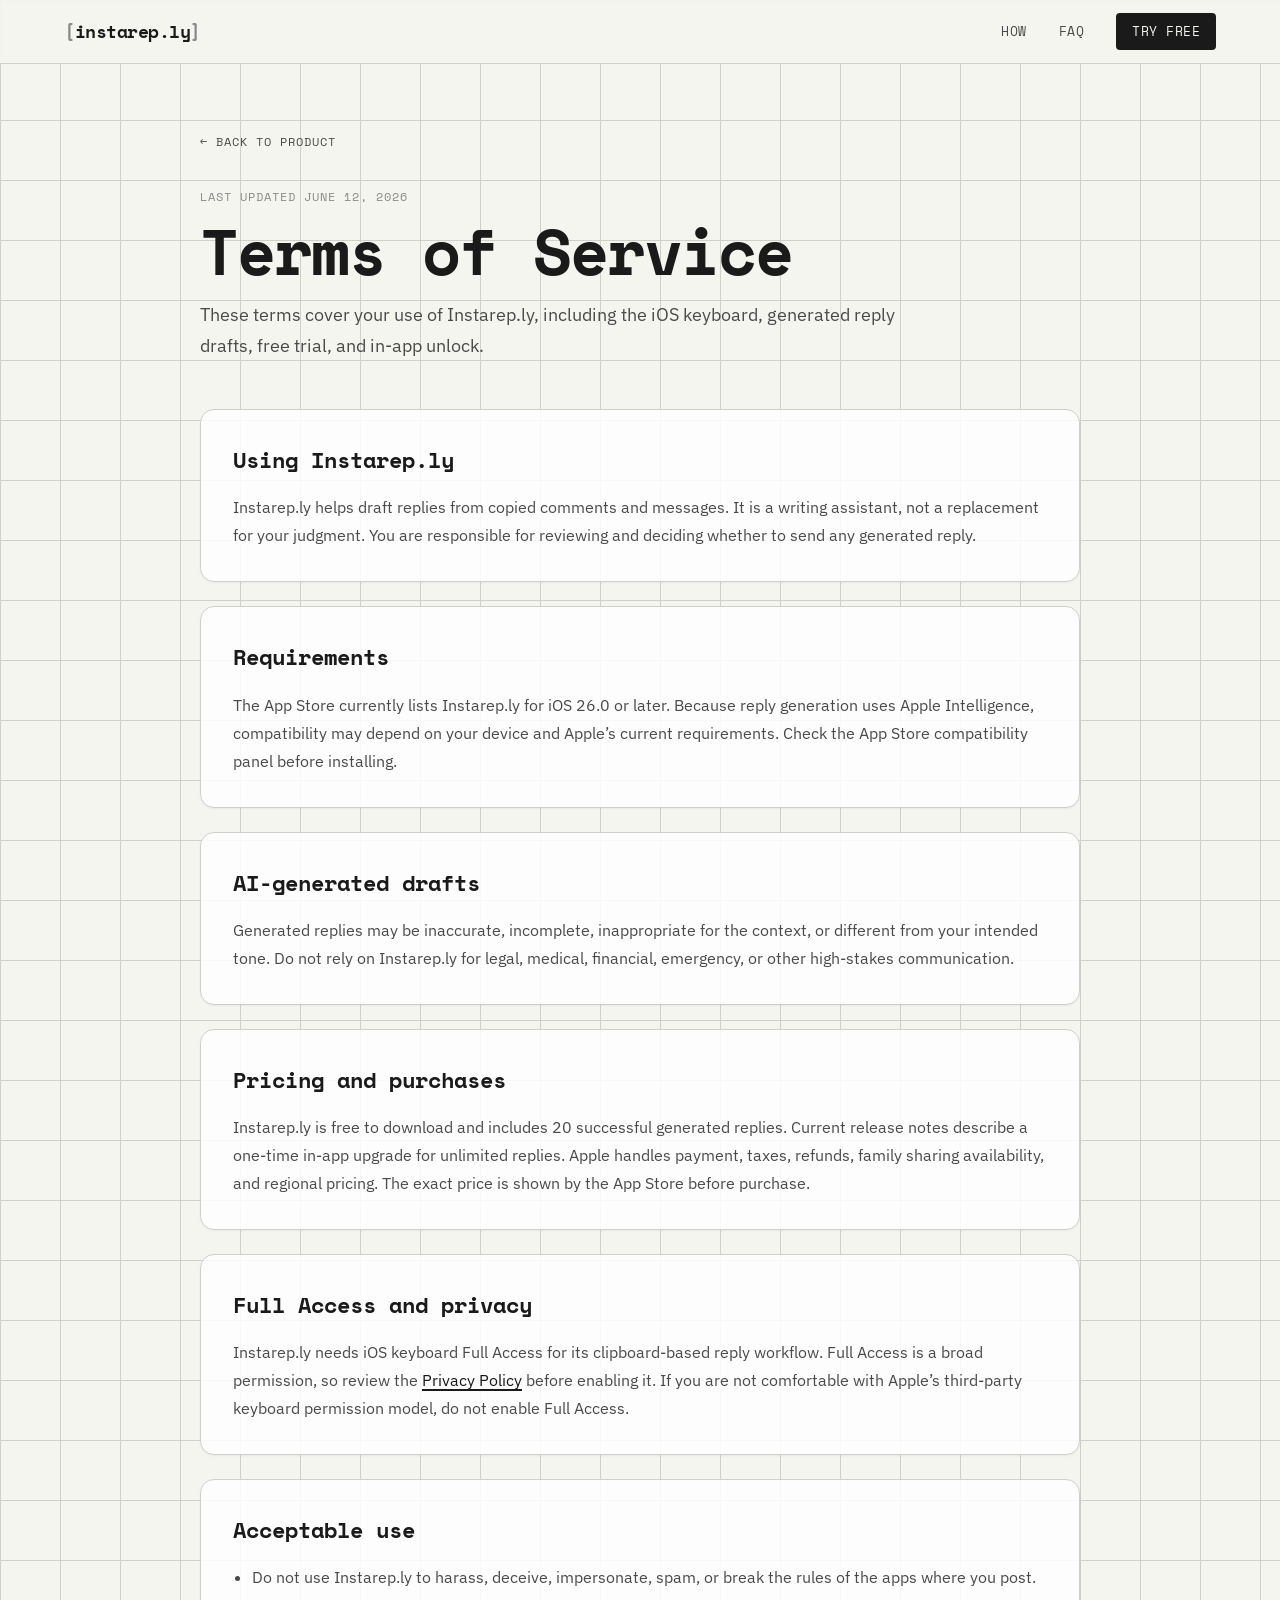
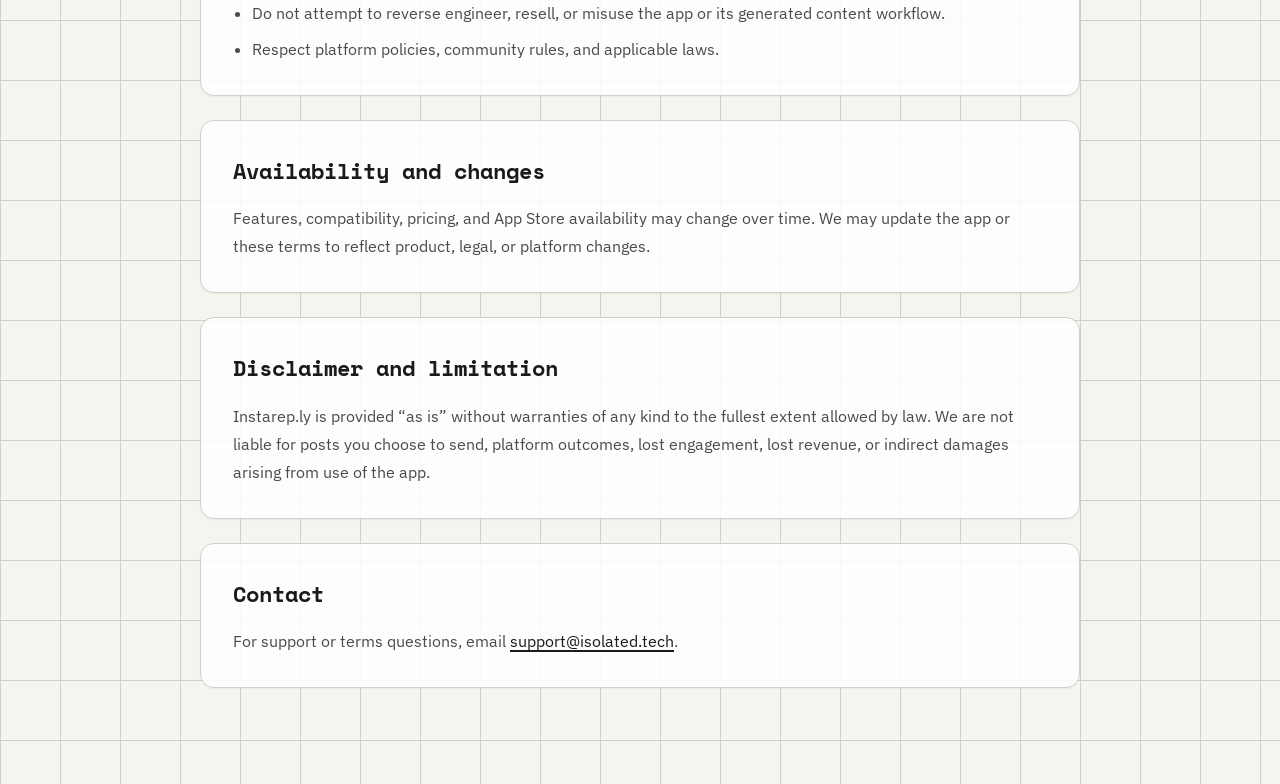
<file: terms/index.html>
<!DOCTYPE html>
<html lang="en">
<head>
    <meta charset="UTF-8">
    <meta name="viewport" content="width=device-width, initial-scale=1.0">
    <title>Terms of Service — Instarep.ly</title>
    <meta name="description" content="Terms of service for Instarep.ly, the iOS AI reply keyboard.">
    <link rel="canonical" href="https://instareply.isolated.tech/terms/">
    <meta property="og:type" content="website">
    <meta property="og:url" content="https://instareply.isolated.tech/terms/">
    <meta property="og:title" content="Terms of Service — Instarep.ly">
    <meta property="og:description" content="Terms covering Instarep.ly usage, AI-generated drafts, Full Access, purchases, and support.">
    <meta name="twitter:card" content="summary">
    <meta name="twitter:title" content="Terms of Service — Instarep.ly">
    <meta name="twitter:description" content="Terms covering Instarep.ly usage, AI-generated drafts, Full Access, purchases, and support.">
    <link rel="icon" href="/favicon.ico" sizes="any">
    <link rel="apple-touch-icon" sizes="180x180" href="/apple-touch-icon.png">
    <link rel="preconnect" href="https://fonts.googleapis.com">
    <link rel="preconnect" href="https://fonts.gstatic.com" crossorigin>
    <link href="https://fonts.googleapis.com/css2?family=IBM+Plex+Sans:wght@400;500;600;700&family=Space+Mono:wght@400;700&display=swap" rel="stylesheet">
    <link rel="stylesheet" href="/styles.css?v=20260612-2049">
</head>
<body>
    <nav class="nav" aria-label="Primary navigation">
        <div class="nav-inner">
            <a href="/" class="logo" aria-label="Instarep.ly home"><span class="logo-bracket">[</span>instarep.ly<span class="logo-bracket">]</span></a>
            <div class="nav-links">
                <a href="/#how-it-works">How</a>
                <a href="/#faq">FAQ</a>
                <a href="https://apps.apple.com/us/app/instarep-ly/id6754865693" class="nav-cta">Try free</a>
            </div>
        </div>
    </nav>

    <main class="legal-page">
        <div class="legal-shell">
            <a href="/" class="back-link">← Back to product</a>
            <header class="legal-header">
                <span class="legal-eyebrow">Last updated June 12, 2026</span>
                <h1 class="legal-title">Terms of Service</h1>
                <p class="legal-summary">These terms cover your use of Instarep.ly, including the iOS keyboard, generated reply drafts, free trial, and in-app unlock.</p>
            </header>

            <div class="legal-content">
                <section class="legal-card">
                    <h2>Using Instarep.ly</h2>
                    <p>Instarep.ly helps draft replies from copied comments and messages. It is a writing assistant, not a replacement for your judgment. You are responsible for reviewing and deciding whether to send any generated reply.</p>
                </section>

                <section class="legal-card">
                    <h2>Requirements</h2>
                    <p>The App Store currently lists Instarep.ly for iOS 26.0 or later. Because reply generation uses Apple Intelligence, compatibility may depend on your device and Apple’s current requirements. Check the App Store compatibility panel before installing.</p>
                </section>

                <section class="legal-card">
                    <h2>AI-generated drafts</h2>
                    <p>Generated replies may be inaccurate, incomplete, inappropriate for the context, or different from your intended tone. Do not rely on Instarep.ly for legal, medical, financial, emergency, or other high-stakes communication.</p>
                </section>

                <section class="legal-card">
                    <h2>Pricing and purchases</h2>
                    <p>Instarep.ly is free to download and includes 20 successful generated replies. Current release notes describe a one-time in-app upgrade for unlimited replies. Apple handles payment, taxes, refunds, family sharing availability, and regional pricing. The exact price is shown by the App Store before purchase.</p>
                </section>

                <section class="legal-card">
                    <h2>Full Access and privacy</h2>
                    <p>Instarep.ly needs iOS keyboard Full Access for its clipboard-based reply workflow. Full Access is a broad permission, so review the <a href="/privacy/">Privacy Policy</a> before enabling it. If you are not comfortable with Apple’s third-party keyboard permission model, do not enable Full Access.</p>
                </section>

                <section class="legal-card">
                    <h2>Acceptable use</h2>
                    <ul>
                        <li>Do not use Instarep.ly to harass, deceive, impersonate, spam, or break the rules of the apps where you post.</li>
                        <li>Do not attempt to reverse engineer, resell, or misuse the app or its generated content workflow.</li>
                        <li>Respect platform policies, community rules, and applicable laws.</li>
                    </ul>
                </section>

                <section class="legal-card">
                    <h2>Availability and changes</h2>
                    <p>Features, compatibility, pricing, and App Store availability may change over time. We may update the app or these terms to reflect product, legal, or platform changes.</p>
                </section>

                <section class="legal-card">
                    <h2>Disclaimer and limitation</h2>
                    <p>Instarep.ly is provided “as is” without warranties of any kind to the fullest extent allowed by law. We are not liable for posts you choose to send, platform outcomes, lost engagement, lost revenue, or indirect damages arising from use of the app.</p>
                </section>

                <section class="legal-card">
                    <h2>Contact</h2>
                    <p>For support or terms questions, email <a href="mailto:support@isolated.tech?subject=Instarep.ly%20terms">support@isolated.tech</a>.</p>
                </section>
            </div>
        </div>
    </main>
</body>
</html>
</file>
<file: styles.css>
/* ==========================================================================
   instarep.ly — Industrial Creator Aesthetic
   Inspired by Teenage Engineering + codybontecou
   ========================================================================== */

/* CSS Custom Properties */
:root {
    /* Colors - Stark monochromatic with electric accent */
    --bg-primary: #F5F5F0;
    --bg-secondary: #EAEAE5;
    --bg-dark: #1A1A1A;
    --bg-darker: #0F0F0F;

    --text-primary: #1A1A1A;
    --text-secondary: #4A4A4A;
    --text-muted: #8A8A8A;
    --text-inverse: #F5F5F0;

    --accent: #808080;
    --accent-hover: #606060;
    --accent-muted: rgba(128, 128, 128, 0.15);

    --border: #D0D0CB;
    --border-dark: #2A2A2A;

    /* Typography */
    --font-mono: 'Space Mono', 'SF Mono', 'Monaco', monospace;
    --font-sans: 'Inter', -apple-system, BlinkMacSystemFont, sans-serif;

    /* Spacing */
    --space-xs: 4px;
    --space-sm: 8px;
    --space-md: 16px;
    --space-lg: 24px;
    --space-xl: 32px;
    --space-2xl: 48px;
    --space-3xl: 64px;
    --space-4xl: 96px;

    /* Layout */
    --max-width: 1200px;
    --nav-height: 64px;

    /* Transitions */
    --transition-fast: 150ms ease;
    --transition-base: 250ms ease;
    --transition-slow: 400ms ease;

    /* Shadows */
    --shadow-sm: 0 1px 2px rgba(0,0,0,0.05);
    --shadow-md: 0 4px 12px rgba(0,0,0,0.08);
    --shadow-lg: 0 12px 32px rgba(0,0,0,0.12);
    --shadow-glow: 0 0 40px rgba(128, 128, 128, 0.3);
}

/* Reset & Base */
*, *::before, *::after {
    box-sizing: border-box;
    margin: 0;
    padding: 0;
}

html {
    scroll-behavior: smooth;
    -webkit-font-smoothing: antialiased;
    -moz-osx-font-smoothing: grayscale;
}

body {
    font-family: var(--font-sans);
    font-size: 16px;
    line-height: 1.6;
    color: var(--text-primary);
    background-color: var(--bg-primary);
    overflow-x: hidden;
}

/* Selection */
::selection {
    background: var(--accent);
    color: var(--bg-dark);
}

/* Cursor Glow Effect */
.cursor-glow {
    position: fixed;
    width: 400px;
    height: 400px;
    border-radius: 50%;
    background: radial-gradient(circle, var(--accent-muted) 0%, transparent 70%);
    pointer-events: none;
    z-index: 0;
    transform: translate(-50%, -50%);
    opacity: 0;
    transition: opacity 0.3s ease;
}

body:hover .cursor-glow {
    opacity: 1;
}

/* ==========================================================================
   Navigation
   ========================================================================== */

.nav {
    position: fixed;
    top: 0;
    left: 0;
    right: 0;
    height: var(--nav-height);
    background: rgba(245, 245, 240, 0.9);
    backdrop-filter: blur(12px);
    -webkit-backdrop-filter: blur(12px);
    border-bottom: 1px solid var(--border);
    z-index: 1000;
}

.nav-inner {
    max-width: var(--max-width);
    margin: 0 auto;
    padding: 0 var(--space-lg);
    height: 100%;
    display: flex;
    align-items: center;
    justify-content: space-between;
}

.logo {
    font-family: var(--font-mono);
    font-size: 18px;
    font-weight: 700;
    color: var(--text-primary);
    text-decoration: none;
    letter-spacing: -0.5px;
}

.logo-bracket {
    color: var(--text-muted);
    transition: color var(--transition-fast);
}

.logo:hover .logo-bracket {
    color: var(--accent);
}

.nav-links {
    display: flex;
    align-items: center;
    gap: var(--space-xl);
}

.nav-links a {
    font-family: var(--font-mono);
    font-size: 13px;
    color: var(--text-secondary);
    text-decoration: none;
    text-transform: uppercase;
    letter-spacing: 0.5px;
    transition: color var(--transition-fast);
}

.nav-links a:hover {
    color: var(--text-primary);
}

.nav-cta {
    background: var(--bg-dark) !important;
    color: var(--text-inverse) !important;
    padding: var(--space-sm) var(--space-md) !important;
    border-radius: 4px;
}

.nav-cta:hover {
    background: var(--accent) !important;
    color: var(--bg-dark) !important;
}

/* ==========================================================================
   Hero Section
   ========================================================================== */

.hero {
    min-height: 100vh;
    padding: calc(var(--nav-height) + var(--space-4xl)) var(--space-lg) var(--space-3xl);
    position: relative;
    overflow: hidden;
}

/* Agency Badge in Hero */
.agency-badge {
    position: absolute;
    top: calc(var(--nav-height) + var(--space-lg));
    right: var(--space-lg);
    display: inline-flex;
    align-items: center;
    gap: 4px;
    padding: 6px 12px;
    background: transparent;
    border: none;
    border-radius: 100px;
    color: var(--text-secondary);
    text-decoration: none;
    font-family: var(--font-mono);
    font-size: 11px;
    text-transform: uppercase;
    letter-spacing: 0.5px;
    transition: all var(--transition-fast);
    z-index: 10;
    animation: slideInRight 0.6s ease-out 0.8s backwards;
}

@keyframes slideInRight {
    from {
        opacity: 0;
        transform: translateX(20px);
    }
    to {
        opacity: 1;
        transform: translateX(0);
    }
}

.agency-badge:hover {
    transform: translateX(-2px);
}

.badge-text {
    color: var(--text-secondary);
    font-weight: 400;
}

.badge-name {
    color: var(--text-primary);
    font-weight: 700;
}

.badge-arrow {
    opacity: 0.5;
    color: var(--text-secondary);
    transition: all var(--transition-fast);
}

.agency-badge:hover .badge-arrow {
    opacity: 1;
    transform: translate(2px, -2px);
}

.hero::before {
    content: '';
    position: absolute;
    top: 0;
    left: 0;
    right: 0;
    bottom: 0;
    background:
        linear-gradient(90deg, var(--border) 1px, transparent 1px) 0 0 / 60px 60px,
        linear-gradient(var(--border) 1px, transparent 1px) 0 0 / 60px 60px;
    opacity: 0.4;
    pointer-events: none;
}

.hero-grid {
    max-width: var(--max-width);
    margin: 0 auto;
    display: grid;
    grid-template-columns: 1fr 1fr;
    gap: var(--space-4xl);
    align-items: center;
    position: relative;
    z-index: 1;
}

.hero-content {
    animation: fadeInUp 0.8s ease-out;
}

@keyframes fadeInUp {
    from {
        opacity: 0;
        transform: translateY(30px);
    }
    to {
        opacity: 1;
        transform: translateY(0);
    }
}

.hero-tag {
    display: inline-flex;
    align-items: center;
    gap: var(--space-sm);
    font-family: var(--font-mono);
    font-size: 12px;
    text-transform: uppercase;
    letter-spacing: 1px;
    color: var(--text-secondary);
    background: var(--bg-secondary);
    padding: var(--space-sm) var(--space-md);
    border-radius: 4px;
    margin-bottom: var(--space-lg);
}

.tag-key {
    font-size: 14px;
}

.hero-title {
    font-family: var(--font-mono);
    font-size: clamp(40px, 6vw, 72px);
    font-weight: 700;
    line-height: 1.1;
    letter-spacing: -2px;
    margin-bottom: var(--space-lg);
}

.title-line {
    display: block;
}

.title-line.accent {
    color: var(--bg-dark);
    background: var(--accent);
    padding: 0 var(--space-sm);
    display: inline-block;
    transform: rotate(-1deg);
    margin: var(--space-xs) 0;
}

.hero-subtitle {
    font-size: 18px;
    color: var(--text-secondary);
    max-width: 480px;
    margin-bottom: var(--space-xl);
    line-height: 1.7;
}

.hero-actions {
    display: flex;
    gap: var(--space-md);
    margin-bottom: var(--space-3xl);
}

/* Buttons */
.btn {
    display: inline-flex;
    align-items: center;
    gap: var(--space-sm);
    font-family: var(--font-mono);
    font-size: 14px;
    font-weight: 500;
    text-decoration: none;
    padding: var(--space-md) var(--space-lg);
    border-radius: 6px;
    border: 2px solid transparent;
    cursor: pointer;
    transition: all var(--transition-base);
}

.btn-primary {
    background: var(--bg-dark);
    color: var(--text-inverse);
    border-color: var(--bg-dark);
}

.btn-primary:hover {
    background: var(--accent);
    color: var(--bg-dark);
    border-color: var(--accent);
    transform: translateY(-2px);
    box-shadow: var(--shadow-glow);
}

.btn-secondary {
    background: transparent;
    color: var(--text-primary);
    border-color: var(--border);
}

.btn-secondary:hover {
    border-color: var(--text-primary);
    background: var(--bg-secondary);
}

.btn-icon {
    display: flex;
    align-items: center;
}

.btn-large {
    padding: var(--space-lg) var(--space-2xl);
    font-size: 16px;
}

.btn-large .btn-text {
    display: flex;
    flex-direction: column;
    align-items: flex-start;
    gap: 2px;
}

.btn-small {
    font-size: 11px;
    opacity: 0.7;
    font-weight: 400;
}

.btn-main {
    font-size: 18px;
    font-weight: 700;
}

/* Hero Stats */
.hero-stats {
    display: flex;
    align-items: center;
    gap: var(--space-xl);
}

.stat {
    display: flex;
    flex-direction: column;
    gap: var(--space-xs);
}

.stat-value {
    font-family: var(--font-mono);
    font-size: 32px;
    font-weight: 700;
    color: var(--text-primary);
}

.stat-label {
    font-size: 12px;
    text-transform: uppercase;
    letter-spacing: 1px;
    color: var(--text-muted);
}

.stat-divider {
    width: 1px;
    height: 40px;
    background: var(--border);
}

/* Phone Mockup */
.hero-visual {
    display: flex;
    justify-content: center;
    animation: fadeInUp 0.8s ease-out 0.2s both;
}

.phone-mockup {
    position: relative;
}

.phone-frame {
    width: 280px;
    height: 580px;
    background: var(--bg-dark);
    border-radius: 40px;
    padding: 12px;
    box-shadow: var(--shadow-lg), inset 0 0 0 2px #333;
    position: relative;
}

.phone-notch {
    position: absolute;
    top: 16px;
    left: 50%;
    transform: translateX(-50%);
    width: 100px;
    height: 28px;
    background: var(--bg-darker);
    border-radius: 20px;
    z-index: 10;
}

.phone-screen {
    width: 100%;
    height: 100%;
    background: #fff;
    border-radius: 32px;
    overflow: hidden;
}

.phone-reflection {
    position: absolute;
    top: -10%;
    left: -10%;
    right: -10%;
    bottom: -10%;
    background: linear-gradient(135deg, rgba(255,255,255,0.1) 0%, transparent 50%);
    pointer-events: none;
    border-radius: 50px;
}

/* App Demo inside phone */
.app-demo {
    height: 100%;
    display: flex;
    flex-direction: column;
    padding: 60px 0 0;
    background: linear-gradient(180deg, #f8f8f8 0%, #fff 100%);
    position: relative;
}

/* Messages container that scrolls */
.messages-container {
    flex: 1;
    overflow-y: auto;
    padding: 8px 0;
    display: flex;
    flex-direction: column;
    justify-content: flex-end; /* Align messages to bottom */
    min-height: 0; /* Ensure proper flex behavior */
    /* Hide scrollbar for cleaner look */
    scrollbar-width: none; /* Firefox */
    -ms-overflow-style: none; /* IE and Edge */
}

.messages-container::-webkit-scrollbar {
    display: none; /* Chrome, Safari, Opera */
}

.comment-bubble {
    background: var(--bg-secondary);
    border-radius: 16px 16px 16px 4px;
    padding: 12px 16px;
    margin: 0 16px 16px 16px;
    max-width: 85%;
}

.comment-bubble.outgoing {
    align-self: flex-end;
    margin-left: auto;
    border-radius: 16px 16px 4px 16px;
}

.comment-user {
    font-family: var(--font-mono);
    font-size: 11px;
    color: var(--text-muted);
    display: block;
    margin-bottom: 4px;
}

.comment-text {
    font-size: 14px;
    color: var(--text-primary);
}

.keyboard-area {
    background: #D1D3D9;
    border-radius: 0;
    padding: 0;
    flex-shrink: 0; /* Prevent keyboard from shrinking */
}

.keyboard-toolbar {
    display: flex;
    align-items: center;
    justify-content: space-between;
    padding: 6px 3px;
    background: #C9CBCF;
    border-bottom: 1px solid #B8BABF;
}

.profile-selector {
    display: flex;
    align-items: center;
    gap: 2px;
    background: #fff;
    border: none;
    border-radius: 14px;
    padding: 4px 10px 4px 6px;
    cursor: pointer;
    font-size: 13px;
    font-weight: 500;
    color: #000;
    box-shadow: 0 1px 2px rgba(0,0,0,0.1);
}

.profile-avatar {
    background: var(--accent);
    border-radius: 50%;
    padding: 3px 6px;
    display: inline-flex;
    align-items: center;
    justify-content: center;
    font-size: 11px;
    font-weight: 600;
    color: var(--bg-dark);
}

.profile-dropdown {
    font-size: 10px;
    color: #666;
    margin-left: 2px;
}

.generate-btn {
    display: flex;
    align-items: center;
    gap: 6px;
    background: linear-gradient(135deg, #9A9A9A 0%, #707070 100%);
    border: 1px solid rgba(255, 255, 255, 0.2);
    border-radius: 16px;
    padding: 7px 16px;
    cursor: pointer;
    font-family: -apple-system, BlinkMacSystemFont, 'SF Pro Display', var(--font-sans);
    font-size: 14px;
    font-weight: 600;
    color: #fff;
    box-shadow:
        0 2px 4px rgba(0,0,0,0.1),
        inset 0 1px 0 rgba(255,255,255,0.2),
        inset 0 -1px 0 rgba(0,0,0,0.1);
    transition: all var(--transition-fast);
    position: relative;
    overflow: hidden;
}

.generate-btn::before {
    content: '';
    position: absolute;
    top: 0;
    left: -100%;
    width: 100%;
    height: 100%;
    background: linear-gradient(90deg, transparent 0%, rgba(255,255,255,0.2) 50%, transparent 100%);
    transition: left 0.5s ease;
}

.generate-btn:hover::before {
    left: 100%;
}

.generate-btn:hover {
    background: linear-gradient(135deg, #8A8A8A 0%, #606060 100%);
    transform: scale(1.02);
    box-shadow:
        0 3px 6px rgba(0,0,0,0.15),
        inset 0 1px 0 rgba(255,255,255,0.25),
        inset 0 -1px 0 rgba(0,0,0,0.15);
}

.generate-btn.pulse {
    animation: pulse-glow 0.6s ease;
}

.generate-icon {
    font-size: 14px;
    filter: brightness(1.2);
    animation: sparkle 2s ease-in-out infinite;
}

@keyframes sparkle {
    0%, 100% { opacity: 1; transform: scale(1) rotate(0deg); }
    50% { opacity: 0.8; transform: scale(1.1) rotate(10deg); }
}

@keyframes spin {
    from { transform: rotate(0deg); }
    to { transform: rotate(360deg); }
}

@keyframes pulse-glow {
    0% { box-shadow: 0 1px 3px rgba(0,0,0,0.15); }
    50% { box-shadow: 0 0 12px rgba(128, 128, 128, 0.6); }
    100% { box-shadow: 0 1px 3px rgba(0,0,0,0.15); }
}

.ios-keyboard {
    padding: 8px 0 8px;
    display: flex;
    flex-direction: column;
    gap: 5px;
}

.keyboard-row {
    display: flex;
    justify-content: space-between;
    gap: 2px;
    padding: 0 2px;
}

.keyboard-row .key {
    flex: 1;
    min-width: 20px;
    height: 32px;
    background: #fff;
    border: none;
    border-radius: 5px;
    display: flex;
    align-items: center;
    justify-content: center;
    font-family: -apple-system, BlinkMacSystemFont, sans-serif;
    font-size: 14px;
    font-weight: 400;
    color: #000;
    box-shadow: 0 1px 0 #8E8E93;
    cursor: pointer;
    transition: background var(--transition-fast);
}

.keyboard-row .key:hover {
    background: #E8E8ED;
}

.keyboard-row .key-shift,
.keyboard-row .key-delete {
    flex: 1.5;
    background: #AEB3BC;
    color: #000;
    font-size: 13px;
}

.keyboard-row .key-special {
    flex: 1.5;
    background: #AEB3BC;
    font-size: 10px;
    font-weight: 500;
}

.keyboard-row .key-globe {
    flex: 1;
    font-size: 12px;
}

.keyboard-row .key-space {
    flex: 4;
    background: #fff;
}

.keyboard-row .key-return {
    flex: 2;
    background: #AEB3BC;
    font-size: 10px;
    font-weight: 500;
}

.keyboard-bottom {
    padding: 0 2px;
}

/* Scroll Hint */
.hero-scroll-hint {
    position: absolute;
    bottom: var(--space-xl);
    left: 50%;
    transform: translateX(-50%);
    display: flex;
    flex-direction: column;
    align-items: center;
    gap: var(--space-sm);
    font-family: var(--font-mono);
    font-size: 11px;
    text-transform: uppercase;
    letter-spacing: 1px;
    color: var(--text-muted);
    animation: bounce 2s ease-in-out infinite;
}

@keyframes bounce {
    0%, 100% { transform: translateX(-50%) translateY(0); }
    50% { transform: translateX(-50%) translateY(8px); }
}

.scroll-arrow {
    font-size: 18px;
}

/* ==========================================================================
   How It Works Section
   ========================================================================== */

.how-it-works {
    padding: var(--space-4xl) var(--space-lg);
    background: var(--bg-dark);
    color: var(--text-inverse);
    position: relative;
    overflow: hidden;
}

.section-header {
    max-width: var(--max-width);
    margin: 0 auto var(--space-3xl);
    text-align: center;
}

.section-tag {
    font-family: var(--font-mono);
    font-size: 12px;
    color: var(--accent);
    text-transform: uppercase;
    letter-spacing: 2px;
    display: block;
    margin-bottom: var(--space-md);
}

.section-title {
    font-family: var(--font-mono);
    font-size: clamp(32px, 4vw, 48px);
    font-weight: 700;
    letter-spacing: -1px;
    margin-bottom: var(--space-md);
}

.section-subtitle {
    font-size: 18px;
    color: var(--text-muted);
}

.how-it-works .section-subtitle {
    color: rgba(255,255,255,0.6);
}

/* Steps Grid */
.steps-grid {
    max-width: var(--max-width);
    margin: 0 auto;
    display: grid;
    grid-template-columns: repeat(3, 1fr);
    gap: var(--space-2xl);
}

.step {
    text-align: center;
    padding: var(--space-2xl);
    background: rgba(255,255,255,0.03);
    border: 1px solid var(--border-dark);
    border-radius: 12px;
    transition: all var(--transition-base);
}

.step:hover {
    background: rgba(255,255,255,0.06);
    border-color: var(--accent);
    transform: translateY(-4px);
}

.step-visual {
    margin-bottom: var(--space-xl);
}

.step-icon {
    width: 80px;
    height: 80px;
    margin: 0 auto;
    display: flex;
    align-items: center;
    justify-content: center;
    background: var(--accent);
    border-radius: 12px;
    position: relative;
}

/* Animated Icons */
.icon-clipboard {
    width: 36px;
    height: 44px;
    position: relative;
}

.clipboard-board {
    width: 100%;
    height: 100%;
    background: var(--bg-dark);
    border-radius: 4px;
    position: relative;
}

.clipboard-board::before {
    content: '';
    position: absolute;
    top: -6px;
    left: 50%;
    transform: translateX(-50%);
    width: 16px;
    height: 10px;
    background: var(--bg-dark);
    border-radius: 2px;
}

.clipboard-lines {
    position: absolute;
    top: 50%;
    left: 50%;
    transform: translate(-50%, -50%);
    display: flex;
    flex-direction: column;
    gap: 4px;
}

.clipboard-lines span {
    width: 20px;
    height: 3px;
    background: var(--accent);
    border-radius: 1px;
    animation: lineSlide 2s ease-in-out infinite;
}

.clipboard-lines span:nth-child(2) {
    width: 16px;
    animation-delay: 0.2s;
}

.clipboard-lines span:nth-child(3) {
    width: 12px;
    animation-delay: 0.4s;
}

@keyframes lineSlide {
    0%, 100% { transform: translateX(0); opacity: 1; }
    50% { transform: translateX(4px); opacity: 0.6; }
}

.icon-keyboard {
    display: flex;
    flex-direction: column;
    gap: 4px;
}

.key-row {
    display: flex;
    gap: 4px;
}

.mini-key {
    width: 14px;
    height: 14px;
    background: var(--bg-dark);
    border-radius: 2px;
    transition: background var(--transition-fast);
}

.mini-key.active {
    background: #fff;
    animation: keyPress 1s ease-in-out infinite;
}

@keyframes keyPress {
    0%, 100% { transform: scale(1); }
    50% { transform: scale(0.9); background: var(--bg-dark); }
}

.icon-send {
    position: relative;
    width: 40px;
    height: 40px;
}

.send-arrow {
    position: absolute;
    top: 50%;
    left: 50%;
    transform: translate(-50%, -50%);
    width: 24px;
    height: 24px;
}

.arrow-line {
    position: absolute;
    width: 20px;
    height: 3px;
    background: var(--bg-dark);
    top: 50%;
    left: 0;
    transform: translateY(-50%);
    border-radius: 2px;
}

.arrow-head {
    position: absolute;
    right: 0;
    top: 50%;
    transform: translateY(-50%) rotate(45deg);
    width: 10px;
    height: 10px;
    border-right: 3px solid var(--bg-dark);
    border-top: 3px solid var(--bg-dark);
    border-radius: 2px;
}

.send-rings {
    position: absolute;
    top: 50%;
    left: 50%;
    transform: translate(-50%, -50%);
}

.send-rings span {
    position: absolute;
    width: 40px;
    height: 40px;
    border: 2px solid var(--bg-dark);
    border-radius: 50%;
    opacity: 0;
    animation: ringPulse 2s ease-out infinite;
}

.send-rings span:nth-child(2) { animation-delay: 0.4s; }
.send-rings span:nth-child(3) { animation-delay: 0.8s; }

@keyframes ringPulse {
    0% { transform: translate(-50%, -50%) scale(0.5); opacity: 0.8; }
    100% { transform: translate(-50%, -50%) scale(1.5); opacity: 0; }
}

.step-content {
    text-align: center;
}

.step-number {
    font-family: var(--font-mono);
    font-size: 11px;
    color: var(--accent);
    text-transform: uppercase;
    letter-spacing: 2px;
    display: block;
    margin-bottom: var(--space-sm);
}

.step-title {
    font-family: var(--font-mono);
    font-size: 20px;
    font-weight: 700;
    margin-bottom: var(--space-sm);
}

.step-desc {
    font-size: 14px;
    color: rgba(255,255,255,0.7);
    line-height: 1.6;
}

/* Workflow Visual */
.workflow-visual {
    max-width: 600px;
    margin: var(--space-3xl) auto 0;
    position: relative;
    padding: var(--space-lg) 0;
}

.workflow-line {
    position: absolute;
    top: 50%;
    left: 10%;
    right: 10%;
    height: 2px;
    background: var(--border-dark);
}

.workflow-line::after {
    content: '';
    position: absolute;
    top: 0;
    left: 0;
    height: 100%;
    background: var(--accent);
    animation: lineGrow 3s ease-in-out infinite;
}

@keyframes lineGrow {
    0% { width: 0; }
    100% { width: 100%; }
}

.workflow-nodes {
    display: flex;
    justify-content: space-between;
    position: relative;
}

.node {
    font-family: var(--font-mono);
    font-size: 12px;
    text-transform: uppercase;
    letter-spacing: 1px;
    padding: var(--space-sm) var(--space-md);
    background: var(--bg-darker);
    border: 1px solid var(--border-dark);
    border-radius: 4px;
    transition: all var(--transition-base);
}

.node:hover {
    border-color: var(--accent);
    color: var(--accent);
}

/* ==========================================================================
   Features Section
   ========================================================================== */

.features {
    padding: var(--space-4xl) var(--space-lg);
    background: var(--bg-primary);
}

.features-grid {
    max-width: var(--max-width);
    margin: 0 auto;
    display: grid;
    grid-template-columns: repeat(3, 1fr);
    gap: var(--space-lg);
}

.feature-card {
    background: #fff;
    border: 1px solid var(--border);
    border-radius: 12px;
    padding: var(--space-xl);
    transition: all var(--transition-base);
    position: relative;
    overflow: hidden;
}

.feature-card::before {
    content: '';
    position: absolute;
    top: 0;
    left: 0;
    right: 0;
    height: 3px;
    background: var(--accent);
    transform: scaleX(0);
    transform-origin: left;
    transition: transform var(--transition-base);
}

.feature-card:hover {
    border-color: var(--accent);
    transform: translateY(-4px);
    box-shadow: var(--shadow-md);
}

.feature-card:hover::before {
    transform: scaleX(1);
}

.feature-large {
    grid-column: span 1;
    grid-row: span 2;
    display: flex;
    flex-direction: column;
}

.feature-wide {
    grid-column: span 2;
    display: grid;
    grid-template-columns: 1fr 1fr;
    gap: var(--space-xl);
    align-items: center;
}

.feature-icon {
    width: 48px;
    height: 48px;
    display: flex;
    align-items: center;
    justify-content: center;
    background: var(--bg-secondary);
    border-radius: 8px;
    margin-bottom: var(--space-md);
}

.icon-char {
    font-size: 24px;
}

.feature-title {
    font-family: var(--font-mono);
    font-size: 18px;
    font-weight: 700;
    margin-bottom: var(--space-sm);
}

.feature-desc {
    font-size: 14px;
    color: var(--text-secondary);
    line-height: 1.6;
}

.feature-metric {
    margin-top: auto;
    padding-top: var(--space-xl);
    display: flex;
    align-items: baseline;
    gap: var(--space-xs);
}

.metric-value {
    font-family: var(--font-mono);
    font-size: 48px;
    font-weight: 700;
    color: var(--accent);
    text-shadow: 0 0 30px var(--accent-muted);
}

.metric-unit {
    font-family: var(--font-mono);
    font-size: 18px;
    color: var(--text-muted);
}

/* Feature Chart */
.feature-chart {
    height: 120px;
}

.chart-bars {
    display: flex;
    align-items: flex-end;
    justify-content: space-between;
    height: 100%;
    gap: var(--space-sm);
}

.bar {
    flex: 1;
    height: var(--height);
    background: var(--accent);
    border-radius: 4px 4px 0 0;
    position: relative;
    transition: all var(--transition-base);
    animation: barGrow 1s ease-out backwards;
}

.bar:nth-child(1) { animation-delay: 0.1s; }
.bar:nth-child(2) { animation-delay: 0.2s; }
.bar:nth-child(3) { animation-delay: 0.3s; }
.bar:nth-child(4) { animation-delay: 0.4s; }
.bar:nth-child(5) { animation-delay: 0.5s; }
.bar:nth-child(6) { animation-delay: 0.6s; }
.bar:nth-child(7) { animation-delay: 0.7s; }

@keyframes barGrow {
    from {
        height: 0;
        opacity: 0;
    }
}

.bar span {
    position: absolute;
    bottom: -24px;
    left: 50%;
    transform: translateX(-50%);
    font-family: var(--font-mono);
    font-size: 10px;
    color: var(--text-muted);
}

.bar:hover {
    background: var(--bg-dark);
}

/* ==========================================================================
   Social Proof / Testimonial
   ========================================================================== */

.social-proof {
    padding: var(--space-4xl) var(--space-lg);
    background: var(--bg-secondary);
}

.proof-inner {
    max-width: 800px;
    margin: 0 auto;
    text-align: center;
    position: relative;
}

.quote-mark {
    font-family: var(--font-mono);
    font-size: 120px;
    color: var(--accent);
    line-height: 1;
    position: absolute;
    top: -40px;
    left: -20px;
    opacity: 0.3;
}

.testimonial {
    font-size: clamp(24px, 3vw, 32px);
    font-weight: 500;
    line-height: 1.5;
    color: var(--text-primary);
    margin-bottom: var(--space-xl);
    position: relative;
}

.testimonial-author {
    display: flex;
    align-items: center;
    justify-content: center;
    gap: var(--space-md);
}

.author-avatar {
    width: 48px;
    height: 48px;
    background: var(--accent);
    border-radius: 50%;
    display: flex;
    align-items: center;
    justify-content: center;
    font-family: var(--font-mono);
    font-size: 14px;
    font-weight: 700;
    color: var(--bg-dark);
}

.author-info {
    text-align: left;
}

.author-name {
    font-family: var(--font-mono);
    font-size: 14px;
    font-weight: 700;
    display: block;
}

.author-stats {
    font-size: 13px;
    color: var(--text-muted);
}

/* ==========================================================================
   Setup Guide
   ========================================================================== */

.setup-guide {
    padding: var(--space-4xl) var(--space-lg);
    background: var(--bg-primary);
}

.setup-steps {
    max-width: 600px;
    margin: 0 auto;
    display: flex;
    flex-direction: column;
    gap: 0;
}

.setup-step {
    display: flex;
    gap: var(--space-lg);
    padding: var(--space-lg);
    background: #fff;
    border: 1px solid var(--border);
    border-radius: 8px;
    transition: all var(--transition-base);
}

.setup-step:hover {
    border-color: var(--accent);
    transform: translateX(8px);
}

.setup-number {
    width: 40px;
    height: 40px;
    background: var(--bg-dark);
    color: var(--accent);
    border-radius: 8px;
    display: flex;
    align-items: center;
    justify-content: center;
    font-family: var(--font-mono);
    font-size: 16px;
    font-weight: 700;
    flex-shrink: 0;
}

.setup-content h4 {
    font-family: var(--font-mono);
    font-size: 16px;
    font-weight: 700;
    margin-bottom: var(--space-xs);
}

.setup-content p {
    font-size: 14px;
    color: var(--text-secondary);
    margin-bottom: var(--space-sm);
}

.setup-path {
    display: flex;
    flex-wrap: wrap;
    align-items: center;
    gap: var(--space-sm);
    margin-top: var(--space-sm);
}

.setup-path code {
    font-family: var(--font-mono);
    font-size: 11px;
    background: var(--bg-secondary);
    padding: var(--space-xs) var(--space-sm);
    border-radius: 4px;
}

.setup-path span {
    color: var(--text-muted);
    font-size: 12px;
}

.setup-connector {
    width: 2px;
    height: 24px;
    background: var(--border);
    margin-left: 43px;
}

/* ==========================================================================
   CTA Section
   ========================================================================== */

.cta-section {
    padding: var(--space-4xl) var(--space-lg);
    background: var(--bg-dark);
    position: relative;
    overflow: hidden;
}

.cta-section::before {
    content: '';
    position: absolute;
    top: 0;
    left: 0;
    right: 0;
    bottom: 0;
    background:
        radial-gradient(circle at 30% 50%, var(--accent-muted) 0%, transparent 50%),
        radial-gradient(circle at 70% 50%, rgba(128, 128, 128, 0.05) 0%, transparent 40%);
    pointer-events: none;
}

.cta-inner {
    max-width: var(--max-width);
    margin: 0 auto;
    display: grid;
    grid-template-columns: 1fr 1fr;
    gap: var(--space-4xl);
    align-items: center;
    position: relative;
}

.cta-content {
    color: var(--text-inverse);
}

.cta-title {
    font-family: var(--font-mono);
    font-size: clamp(36px, 5vw, 56px);
    font-weight: 700;
    line-height: 1.1;
    letter-spacing: -2px;
    margin-bottom: var(--space-lg);
}

.cta-line {
    display: block;
}

.cta-line:last-child {
    color: var(--accent);
}

.cta-subtitle {
    font-size: 18px;
    color: rgba(255,255,255,0.6);
    margin-bottom: var(--space-xl);
}

/* Floating Keys Animation */
.cta-keyboard {
    position: relative;
    height: 300px;
    display: flex;
    align-items: center;
    justify-content: center;
}

.floating-keys {
    position: relative;
    width: 200px;
    height: 200px;
}

.floating-key {
    position: absolute;
    top: 50%;
    left: 50%;
    font-family: var(--font-mono);
    font-size: 14px;
    font-weight: 700;
    background: var(--accent);
    color: var(--bg-dark);
    padding: var(--space-sm) var(--space-md);
    border-radius: 8px;
    box-shadow: 0 4px 12px rgba(128, 128, 128, 0.3);
    animation: floatKey 4s ease-in-out infinite;
    animation-delay: var(--delay);
    transform: translate(calc(-50% + var(--x)), calc(-50% + var(--y)));
}

@keyframes floatKey {
    0%, 100% {
        transform: translate(calc(-50% + var(--x)), calc(-50% + var(--y)));
    }
    50% {
        transform: translate(calc(-50% + var(--x)), calc(-50% + var(--y) - 15px));
    }
}

/* ==========================================================================
   Footer
   ========================================================================== */

.footer {
    background: var(--bg-darker);
    color: var(--text-inverse);
    padding: var(--space-3xl) var(--space-lg) var(--space-lg);
}

.footer-inner {
    max-width: var(--max-width);
    margin: 0 auto;
    display: grid;
    grid-template-columns: 1fr 2fr;
    gap: var(--space-4xl);
    padding-bottom: var(--space-2xl);
    border-bottom: 1px solid var(--border-dark);
}

.footer-brand .logo {
    color: var(--text-inverse);
    font-size: 20px;
}

.footer-tagline {
    font-size: 14px;
    color: rgba(255,255,255,0.5);
    margin-top: var(--space-sm);
}

.footer-links {
    display: grid;
    grid-template-columns: repeat(3, 1fr);
    gap: var(--space-2xl);
}

.footer-col h5 {
    font-family: var(--font-mono);
    font-size: 11px;
    text-transform: uppercase;
    letter-spacing: 1px;
    color: var(--accent);
    margin-bottom: var(--space-md);
}

.footer-col a {
    display: block;
    font-size: 14px;
    color: rgba(255,255,255,0.7);
    text-decoration: none;
    margin-bottom: var(--space-sm);
    transition: color var(--transition-fast);
}

.footer-col a:hover {
    color: var(--text-inverse);
}

.footer-bottom {
    max-width: var(--max-width);
    margin: 0 auto;
    padding-top: var(--space-lg);
    display: flex;
    justify-content: space-between;
    align-items: center;
    font-size: 13px;
    color: rgba(255,255,255,0.4);
}

.footer-made {
    font-family: var(--font-mono);
}

/* Agency Credit */
.agency-credit {
    display: flex;
    align-items: center;
    gap: 6px;
    font-family: var(--font-mono);
    font-size: 13px;
    animation: fadeInUp 0.8s ease-out 0.5s backwards;
}

@keyframes fadeInUp {
    from {
        opacity: 0;
        transform: translateY(10px);
    }
    to {
        opacity: 1;
        transform: translateY(0);
    }
}

.credit-text {
    color: rgba(255,255,255,0.4);
}

.agency-link {
    display: inline-flex;
    align-items: center;
    gap: 4px;
    color: var(--accent);
    text-decoration: none;
    transition: all var(--transition-fast);
    padding: 2px 6px;
    margin: 0 2px;
    border-radius: 4px;
    position: relative;
}

.agency-link::before {
    content: '';
    position: absolute;
    inset: 0;
    background: var(--accent);
    opacity: 0;
    border-radius: 4px;
    transition: opacity var(--transition-fast);
}

.agency-link:hover {
    color: var(--bg-darker);
}

.agency-link:hover::before {
    opacity: 1;
}

.agency-name {
    font-weight: 700;
    position: relative;
    z-index: 1;
}

.agency-arrow {
    position: relative;
    z-index: 1;
    transition: transform var(--transition-fast);
}

.agency-link:hover .agency-arrow {
    transform: translate(2px, -2px);
}

.credit-tagline {
    color: rgba(255,255,255,0.25);
    font-size: 12px;
}

/* ==========================================================================
   Responsive
   ========================================================================== */

@media (max-width: 1024px) {
    .hero-grid {
        grid-template-columns: 1fr;
        gap: var(--space-3xl);
        text-align: center;
    }

    .hero-content {
        order: 1;
    }

    .hero-visual {
        order: 0;
    }

    .hero-subtitle {
        margin-left: auto;
        margin-right: auto;
    }

    .hero-actions {
        justify-content: center;
    }

    .hero-stats {
        justify-content: center;
    }

    .steps-grid {
        grid-template-columns: 1fr;
        gap: var(--space-lg);
    }

    .features-grid {
        grid-template-columns: 1fr 1fr;
    }

    .feature-large {
        grid-row: span 1;
    }

    .feature-wide {
        grid-column: span 2;
    }

    .cta-inner {
        grid-template-columns: 1fr;
        text-align: center;
    }

    .cta-keyboard {
        display: none;
    }

    .footer-inner {
        grid-template-columns: 1fr;
        gap: var(--space-2xl);
    }
}

@media (max-width: 768px) {
    .nav-links a:not(.nav-cta) {
        display: none;
    }

    .hero {
        padding-top: calc(var(--nav-height) + var(--space-2xl));
    }

    .agency-badge {
        position: static;
        margin: 0 auto var(--space-lg);
        display: inline-flex;
        animation: fadeInUp 0.6s ease-out 0.4s backwards;
    }

    .hero-actions {
        flex-direction: column;
    }

    .hero-stats {
        flex-direction: column;
        gap: var(--space-md);
    }

    .stat-divider {
        width: 40px;
        height: 1px;
    }

    .features-grid {
        grid-template-columns: 1fr;
    }

    .feature-wide {
        grid-column: span 1;
        grid-template-columns: 1fr;
    }

    .feature-chart {
        margin-top: var(--space-lg);
    }

    .footer-links {
        grid-template-columns: 1fr;
        gap: var(--space-xl);
    }

    .footer-bottom {
        flex-direction: column;
        gap: var(--space-sm);
        text-align: center;
    }

    .agency-credit {
        flex-wrap: wrap;
        justify-content: center;
    }

    .credit-tagline {
        display: block;
        width: 100%;
        text-align: center;
        margin-top: 4px;
    }
}

@media (max-width: 480px) {
    .phone-frame {
        width: 240px;
        height: 500px;
    }

    .setup-step {
        flex-direction: column;
        gap: var(--space-md);
    }

    .setup-connector {
        margin-left: auto;
        margin-right: auto;
    }
}

/* ==========================================================================
   Utilities & Animations
   ========================================================================== */

/* Intersection Observer animations */
.animate-on-scroll {
    opacity: 0;
    transform: translateY(30px);
    transition: all 0.6s ease-out;
}

.animate-on-scroll.visible {
    opacity: 1;
    transform: translateY(0);
}

/* Stagger delays */
.stagger-1 { transition-delay: 0.1s; }
.stagger-2 { transition-delay: 0.2s; }
.stagger-3 { transition-delay: 0.3s; }
.stagger-4 { transition-delay: 0.4s; }
.stagger-5 { transition-delay: 0.5s; }

/* Reduced motion */
@media (prefers-reduced-motion: reduce) {
    *, *::before, *::after {
        animation-duration: 0.01ms !important;
        animation-iteration-count: 1 !important;
        transition-duration: 0.01ms !important;
    }
}

/* ==========================================================================
   Buyer-facing conversion updates
   ========================================================================== */

:root {
    --font-sans: 'IBM Plex Sans', -apple-system, BlinkMacSystemFont, sans-serif;
}

.nav-links {
    gap: clamp(var(--space-md), 3vw, var(--space-xl));
    min-width: 0;
}

.nav-cta {
    white-space: nowrap;
}

.hero {
    min-height: auto;
}

.hero-points {
    display: grid;
    grid-template-columns: repeat(3, minmax(0, 1fr));
    gap: var(--space-md);
    max-width: 620px;
}

.point {
    background: rgba(255,255,255,0.7);
    border: 1px solid var(--border);
    border-radius: 10px;
    padding: var(--space-md);
    min-height: 104px;
}

.point-label {
    display: block;
    font-family: var(--font-mono);
    font-size: 20px;
    font-weight: 700;
    line-height: 1.1;
    margin-bottom: var(--space-sm);
    color: var(--text-primary);
}

.point-copy {
    display: block;
    font-size: 13px;
    line-height: 1.4;
    color: var(--text-secondary);
}

.trust-strip {
    padding: var(--space-2xl) var(--space-lg);
    background: var(--bg-darker);
    color: var(--text-inverse);
}

.trust-grid {
    max-width: var(--max-width);
    margin: 0 auto;
    display: grid;
    grid-template-columns: repeat(4, 1fr);
    gap: var(--space-md);
}

.trust-item {
    padding: var(--space-lg);
    border: 1px solid var(--border-dark);
    border-radius: 12px;
    background: rgba(255,255,255,0.035);
}

.trust-kicker {
    display: block;
    font-family: var(--font-mono);
    font-size: 10px;
    letter-spacing: 1px;
    text-transform: uppercase;
    color: var(--accent);
    margin-bottom: var(--space-sm);
}

.trust-item strong {
    display: block;
    font-family: var(--font-mono);
    font-size: 16px;
    margin-bottom: var(--space-xs);
}

.trust-item span:last-child {
    display: block;
    font-size: 13px;
    line-height: 1.5;
    color: rgba(255,255,255,0.62);
}

.full-access {
    padding: var(--space-4xl) var(--space-lg);
    background: var(--bg-darker);
    color: var(--text-inverse);
    position: relative;
    overflow: hidden;
}

.full-access::before {
    content: '';
    position: absolute;
    inset: 0;
    background:
        linear-gradient(90deg, rgba(255,255,255,0.04) 1px, transparent 1px) 0 0 / 60px 60px,
        linear-gradient(rgba(255,255,255,0.04) 1px, transparent 1px) 0 0 / 60px 60px;
    pointer-events: none;
}

.full-access > * {
    position: relative;
}

.full-access .section-subtitle {
    color: rgba(255,255,255,0.6);
}

.access-grid {
    max-width: var(--max-width);
    margin: 0 auto;
    display: grid;
    grid-template-columns: repeat(4, 1fr);
    gap: var(--space-lg);
}

.access-card {
    background: rgba(245,245,240,0.06);
    border: 1px solid var(--border-dark);
    border-radius: 14px;
    padding: var(--space-xl);
    min-height: 270px;
}

.access-label {
    display: inline-block;
    font-family: var(--font-mono);
    font-size: 10px;
    letter-spacing: 1px;
    text-transform: uppercase;
    color: var(--accent);
    margin-bottom: var(--space-lg);
}

.access-card h3 {
    font-family: var(--font-mono);
    font-size: 20px;
    margin-bottom: var(--space-md);
}

.access-card p {
    color: rgba(255,255,255,0.68);
    font-size: 14px;
    line-height: 1.65;
}

.access-note {
    max-width: 900px;
    margin: var(--space-2xl) auto 0;
    padding: var(--space-lg);
    border: 1px dashed rgba(245,245,240,0.28);
    border-radius: 12px;
    background: rgba(245,245,240,0.04);
    color: rgba(255,255,255,0.72);
    font-size: 14px;
    line-height: 1.7;
}

.access-note strong {
    color: var(--text-inverse);
}

.feature-wordmark {
    align-items: flex-start;
    flex-direction: column;
}

.feature-wordmark .metric-value {
    color: var(--text-primary);
    text-shadow: none;
    border: 1px solid var(--border);
    border-radius: 999px;
    padding: 4px 14px;
    background: var(--bg-secondary);
    font-size: 36px;
}

.pricing-preview {
    background: var(--bg-dark);
    color: var(--text-inverse);
    border-color: var(--border-dark);
}

.pricing-preview .feature-desc {
    color: rgba(255,255,255,0.65);
}

.mini-offer {
    display: flex;
    align-items: center;
    justify-content: center;
    gap: var(--space-md);
    min-height: 130px;
    border: 1px solid var(--border-dark);
    border-radius: 12px;
    background: rgba(255,255,255,0.05);
    font-family: var(--font-mono);
    text-transform: uppercase;
    letter-spacing: 0.5px;
    color: rgba(255,255,255,0.65);
}

.mini-offer strong {
    color: var(--accent);
}

.pricing {
    padding: var(--space-4xl) var(--space-lg);
    background: var(--bg-secondary);
}

.pricing-grid {
    max-width: 900px;
    margin: 0 auto;
    display: grid;
    grid-template-columns: repeat(2, minmax(0, 1fr));
    gap: var(--space-lg);
}

.pricing-card {
    background: #fff;
    border: 1px solid var(--border);
    border-radius: 16px;
    padding: var(--space-2xl);
    position: relative;
    overflow: hidden;
}

.pricing-card.featured {
    background: var(--bg-dark);
    color: var(--text-inverse);
    border-color: var(--bg-dark);
    box-shadow: var(--shadow-lg);
}

.price-label {
    display: inline-flex;
    font-family: var(--font-mono);
    font-size: 11px;
    text-transform: uppercase;
    letter-spacing: 1px;
    color: var(--text-muted);
    margin-bottom: var(--space-lg);
}

.pricing-card.featured .price-label {
    color: var(--accent);
}

.pricing-card h3 {
    font-family: var(--font-mono);
    font-size: 24px;
    margin-bottom: var(--space-md);
}

.price-value {
    font-family: var(--font-mono);
    font-size: clamp(28px, 4vw, 42px);
    line-height: 1.1;
    font-weight: 700;
    margin-bottom: var(--space-xl);
}

.pricing-list {
    list-style: none;
    display: grid;
    gap: var(--space-sm);
}

.pricing-list li {
    position: relative;
    padding-left: 24px;
    color: var(--text-secondary);
    font-size: 14px;
}

.pricing-card.featured .pricing-list li {
    color: rgba(255,255,255,0.68);
}

.pricing-list li::before {
    content: '—';
    position: absolute;
    left: 0;
    color: var(--accent);
    font-family: var(--font-mono);
}

.faq {
    padding: var(--space-4xl) var(--space-lg);
    background: var(--bg-primary);
}

.faq-grid {
    max-width: var(--max-width);
    margin: 0 auto;
    display: grid;
    grid-template-columns: repeat(2, minmax(0, 1fr));
    gap: var(--space-lg);
}

.faq-item {
    background: #fff;
    border: 1px solid var(--border);
    border-radius: 12px;
    padding: var(--space-xl);
}

.faq-item h3 {
    font-family: var(--font-mono);
    font-size: 18px;
    line-height: 1.35;
    margin-bottom: var(--space-md);
}

.faq-item p {
    color: var(--text-secondary);
    font-size: 15px;
    line-height: 1.7;
}

/* Legal pages */
.legal-page {
    min-height: 100vh;
    padding: calc(var(--nav-height) + var(--space-3xl)) var(--space-lg) var(--space-4xl);
    background:
        linear-gradient(90deg, var(--border) 1px, transparent 1px) 0 0 / 60px 60px,
        linear-gradient(var(--border) 1px, transparent 1px) 0 0 / 60px 60px,
        var(--bg-primary);
}

.legal-shell {
    max-width: 880px;
    margin: 0 auto;
}

.legal-header {
    margin-bottom: var(--space-2xl);
}

.legal-eyebrow,
.back-link {
    font-family: var(--font-mono);
    font-size: 12px;
    text-transform: uppercase;
    letter-spacing: 1px;
    color: var(--text-muted);
}

.back-link {
    display: inline-flex;
    margin-bottom: var(--space-xl);
    color: var(--text-secondary);
    text-decoration: none;
}

.back-link:hover {
    color: var(--text-primary);
}

.legal-title {
    font-family: var(--font-mono);
    font-size: clamp(36px, 6vw, 64px);
    line-height: 1.05;
    letter-spacing: -2px;
    margin: var(--space-sm) 0 var(--space-md);
}

.legal-summary {
    font-size: 18px;
    color: var(--text-secondary);
    line-height: 1.7;
    max-width: 720px;
}

.legal-content {
    display: grid;
    gap: var(--space-lg);
}

.legal-card {
    background: rgba(255,255,255,0.86);
    border: 1px solid var(--border);
    border-radius: 14px;
    padding: var(--space-xl);
    box-shadow: var(--shadow-sm);
}

.legal-card h2 {
    font-family: var(--font-mono);
    font-size: 22px;
    margin-bottom: var(--space-md);
}

.legal-card p,
.legal-card li {
    color: var(--text-secondary);
    line-height: 1.75;
}

.legal-card ul {
    padding-left: 1.2rem;
    display: grid;
    gap: var(--space-sm);
}

.legal-card a {
    color: var(--text-primary);
    text-decoration-thickness: 2px;
    text-underline-offset: 3px;
}

@media (max-width: 1024px) {
    .hero-content {
        order: 0;
    }

    .hero-visual {
        order: 1;
    }

    .trust-grid,
    .access-grid {
        grid-template-columns: repeat(2, 1fr);
    }

    .access-card {
        min-height: auto;
    }
}

@media (max-width: 768px) {
    .nav-inner {
        padding: 0 12px;
        gap: var(--space-sm);
    }

    .logo {
        font-size: 16px;
        white-space: nowrap;
    }

    .nav-links {
        gap: var(--space-sm);
    }

    .nav-cta {
        padding: 7px 10px !important;
        font-size: 12px !important;
    }

    .hero {
        padding: calc(var(--nav-height) + var(--space-xl)) var(--space-md) var(--space-2xl);
    }

    .agency-badge {
        display: none;
    }

    .hero-grid {
        text-align: left;
        gap: var(--space-2xl);
    }

    .hero-subtitle {
        margin-left: 0;
        margin-right: 0;
    }

    .hero-actions {
        justify-content: flex-start;
        margin-bottom: var(--space-xl);
    }

    .hero-actions .btn {
        width: 100%;
        justify-content: center;
    }

    .hero-points,
    .trust-grid,
    .pricing-grid,
    .faq-grid {
        grid-template-columns: 1fr;
    }

    .point {
        min-height: auto;
    }

    .phone-frame {
        width: min(260px, 82vw);
        height: 520px;
    }

    .full-access,
    .features,
    .pricing,
    .setup-guide,
    .faq,
    .cta-section,
    .how-it-works {
        padding-left: var(--space-md);
        padding-right: var(--space-md);
    }

    .access-grid {
        grid-template-columns: 1fr;
    }

    .pricing-card,
    .legal-card {
        padding: var(--space-lg);
    }

    .mini-offer {
        min-height: 100px;
        flex-wrap: wrap;
        padding: var(--space-lg);
    }

    .hero-scroll-hint {
        display: none;
    }
}

@media (max-width: 480px) {
    .btn {
        font-size: 13px;
        padding: 13px var(--space-md);
    }

    .hero-title {
        letter-spacing: -1px;
    }

    .title-line.accent {
        margin: 0;
    }

    .footer-bottom {
        align-items: flex-start;
    }
}
</file>
